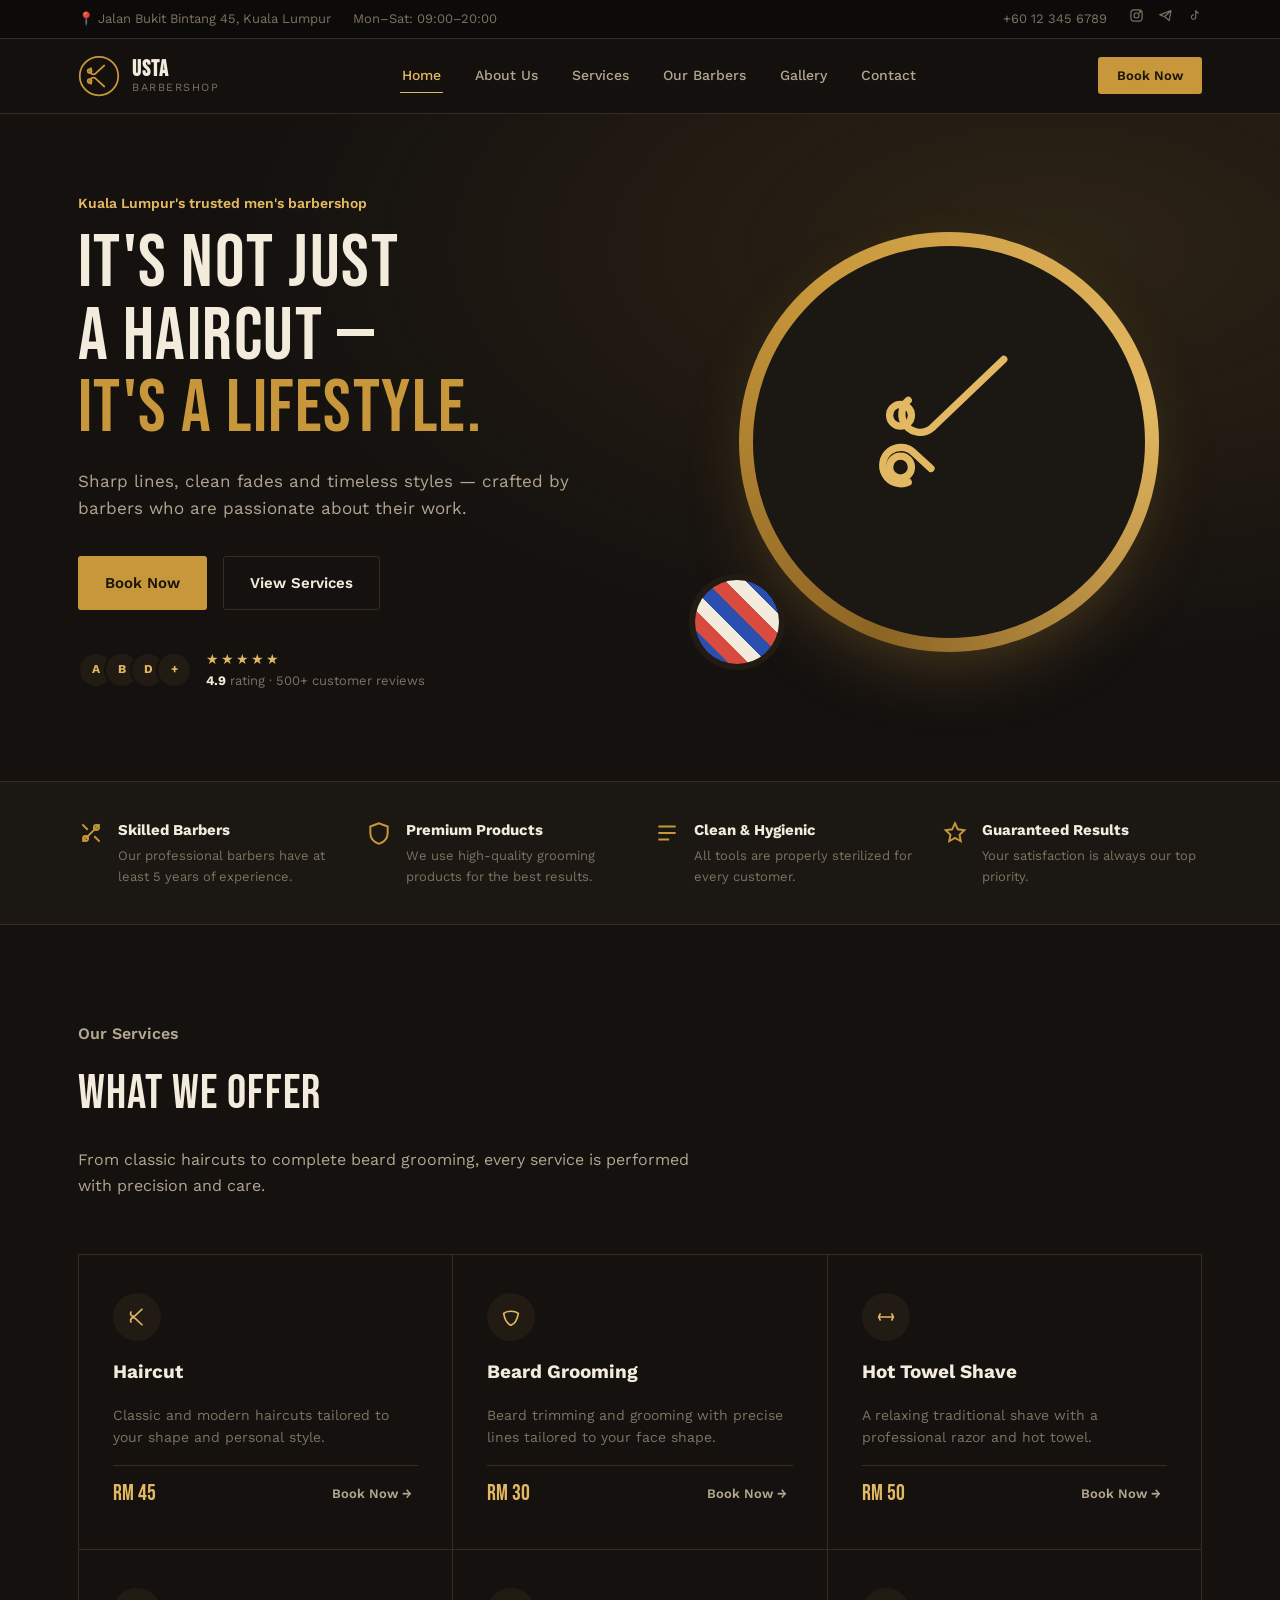
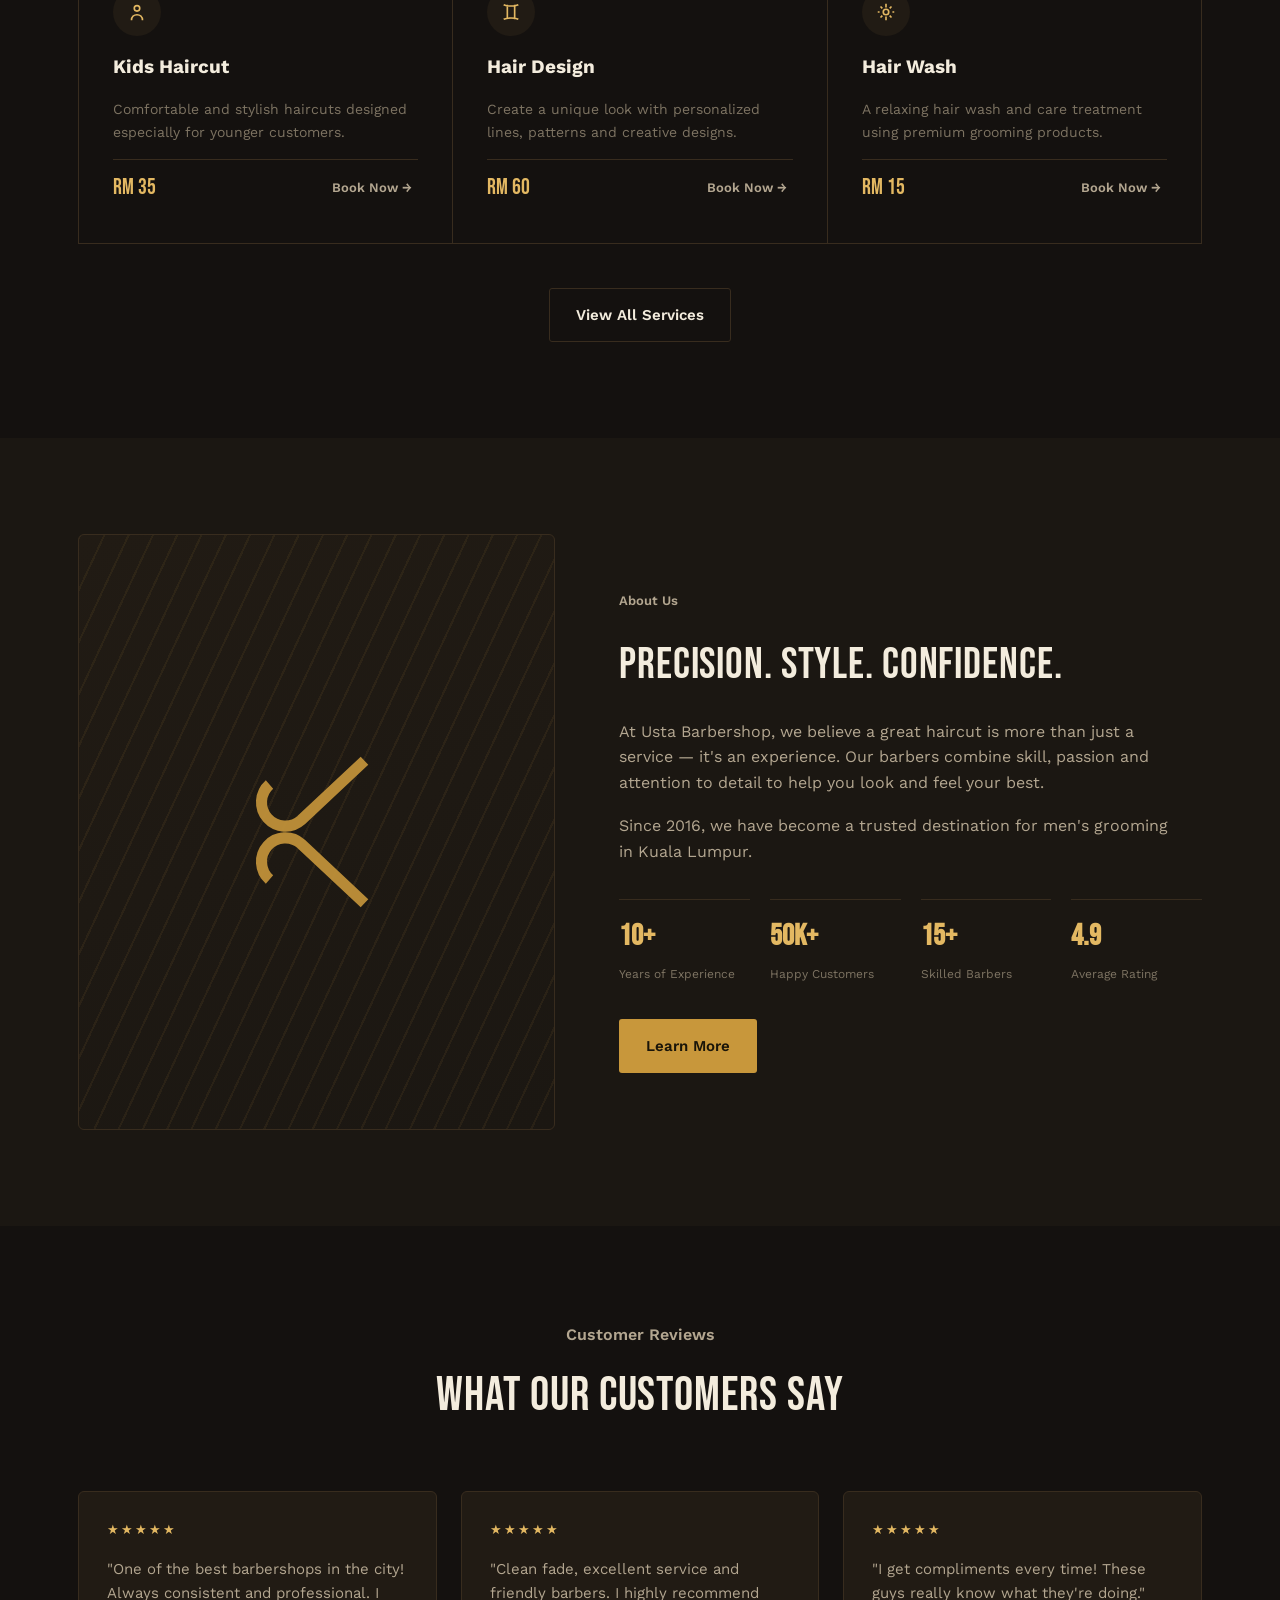
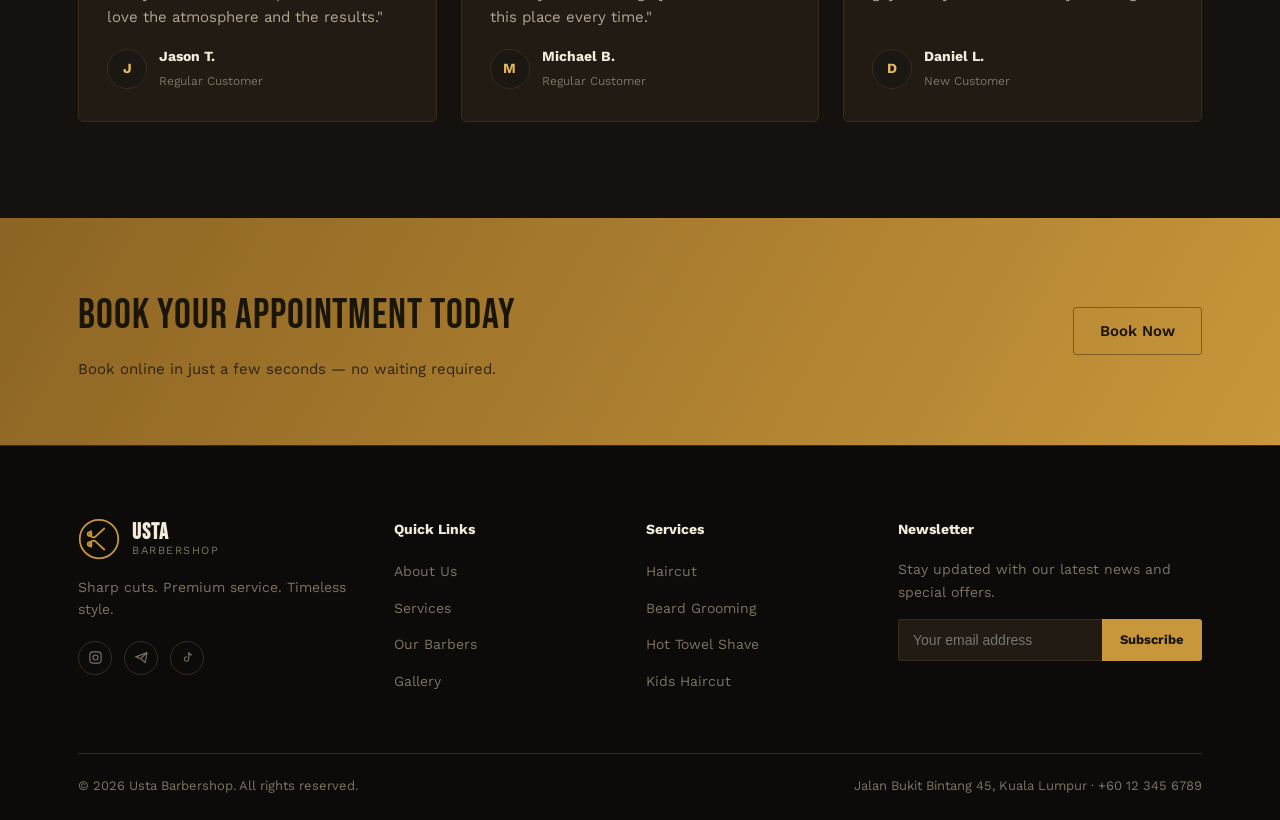
<file: barbershop/index.html>
<!DOCTYPE html>
<html lang="en">
<head>
<meta charset="UTF-8">
<meta name="viewport" content="width=device-width, initial-scale=1.0">
<title>Usta Barbershop — A Men’s Barbershop in Malaysia</title>
<meta name="description" content="Premium Barbershop — Expert Haircuts, Beard Grooming & Hot Towel Shaves. Experience professional grooming with skilled barbers, quality service, and a modern atmosphere. Book your appointment online and look your best every day.">
<link rel="stylesheet" href="style.css">
</head>

<body>

<div class="topbar">
  <div class="wrap">
    <div class="topbar-left">
      <span>📍 Jalan Bukit Bintang 45, Kuala Lumpur</span>
      <span>Mon–Sat: 09:00–20:00</span>
    </div>

    <div class="topbar-right">
      <a href="tel:+60123456789">+60 12 345 6789</a>

      <div class="topbar-icons">
        <a href="#" aria-label="Instagram">
          <svg viewBox="0 0 24 24" fill="none" stroke="currentColor" stroke-width="1.8">
            <rect x="3" y="3" width="18" height="18" rx="5"/>
            <circle cx="12" cy="12" r="4"/>
            <circle cx="17.5" cy="6.5" r="1"/>
          </svg>
        </a>

        <a href="#" aria-label="Telegram">
          <svg viewBox="0 0 24 24" fill="none" stroke="currentColor" stroke-width="1.8">
            <path d="M21 4 3 11l6 2.4M21 4l-3.2 16-7.8-6.6M21 4 9.8 14.4"/>
          </svg>
        </a>

        <a href="#" aria-label="TikTok">
          <svg viewBox="0 0 24 24" fill="none" stroke="currentColor" stroke-width="1.8">
            <path d="M14 4v10.5a3.5 3.5 0 1 1-3-3.46"/>
            <path d="M14 4c.6 2.3 2.3 4 5 4.2"/>
          </svg>
        </a>
      </div>
    </div>
  </div>
</div>


<header class="site-header">
  <div class="wrap">

    <a href="index.html" class="brand">
      <svg class="brand-mark" viewBox="0 0 48 48" fill="none" stroke="#c8973b" stroke-width="2">
        <circle cx="24" cy="24" r="22"/>
        <path d="M15 15a4 4 0 1 0 5.2 6.1L30 12m0 24-9.8-9.1A4 4 0 1 0 15 33" stroke-linecap="round"/>
        <circle cx="13.3" cy="18.3" r="2.2"/>
        <circle cx="13.3" cy="29.7" r="2.2"/>
      </svg>

      <span class="brand-name">
        <strong>USTA</strong>
        <span>BARBERSHOP</span>
      </span>
    </a>

    <nav class="main-nav">
      <a href="index.html">Home</a>
      <a href="about.html">About Us</a>
      <a href="services.html">Services</a>
      <a href="barbers.html">Our Barbers</a>
      <a href="gallery.html">Gallery</a>
      <a href="contact.html">Contact</a>
    </nav>

    <div class="header-cta">
      <button class="btn btn-gold btn-sm" data-open-booking>Book Now</button>

      <button class="nav-toggle" aria-label="Menu" aria-expanded="false">
        <svg viewBox="0 0 24 24" fill="none" stroke="currentColor" stroke-width="2">
          <path d="M3 6h18M3 12h18M3 18h18"/>
        </svg>
      </button>
    </div>

  </div>
</header>


<section class="hero">
  <div class="wrap">

    <div class="hero-copy">

      <p class="hero-eyebrow">
        Kuala Lumpur's trusted men's barbershop
      </p>

      <h1>
        It's not just<br>
        a haircut —<br>
        <em>it's a lifestyle.</em>
      </h1>

      <p class="lead">
        Sharp lines, clean fades and timeless styles — crafted by barbers who are passionate about their work.
      </p>

      <div class="hero-actions">
        <button class="btn btn-gold" data-open-booking>
          Book Now
        </button>

        <a href="services.html" class="btn btn-outline">
          View Services
        </a>
      </div>

      <div class="hero-proof">

        <div class="avatar-stack">
          <span>A</span>
          <span>B</span>
          <span>D</span>
          <span>+</span>
        </div>

        <div>
          <div class="stars">★★★★★</div>
          <p class="hero-proof-text">
            <strong>4.9</strong> rating · 500+ customer reviews
          </p>
        </div>

      </div>
    </div>


    <div class="hero-art">

      <div class="hero-badge">
        <svg viewBox="0 0 48 48" fill="none" stroke="currentColor" stroke-width="1.6">
          <path d="M15 15a4 4 0 1 0 5.2 6.1L36 6m-16 24-3.8-3.5A4 4 0 1 0 15 33" stroke-linecap="round"/>
          <circle cx="13.3" cy="18.3" r="2.4"/>
          <circle cx="13.3" cy="29.7" r="2.4"/>
        </svg>
      </div>

      <div class="hero-pole">
        <div class="hero-pole-stripes"></div>
      </div>

    </div>

  </div>
</section>


<div class="value-strip">
  <div class="wrap">

    <div class="value-item">
      <svg viewBox="0 0 24 24" fill="none" stroke="currentColor" stroke-width="1.8">
        <path d="M4 20 20 4M9 9 4 4M15 15l5 5"/>
        <circle cx="7" cy="17" r="2.3"/>
        <circle cx="17" cy="7" r="2.3"/>
      </svg>

      <div>
        <h4>Skilled Barbers</h4>
        <p>Our professional barbers have at least 5 years of experience.</p>
      </div>
    </div>


    <div class="value-item">
      <svg viewBox="0 0 24 24" fill="none" stroke="currentColor" stroke-width="1.8">
        <path d="M12 3 4 6v6c0 5 3.4 8.5 8 10 4.6-1.5 8-5 8-10V6z"/>
      </svg>

      <div>
        <h4>Premium Products</h4>
        <p>We use high-quality grooming products for the best results.</p>
      </div>
    </div>


    <div class="value-item">
      <svg viewBox="0 0 24 24" fill="none" stroke="currentColor" stroke-width="1.8">
        <path d="M4 6h16M4 12h16M4 18h10"/>
      </svg>

      <div>
        <h4>Clean & Hygienic</h4>
        <p>All tools are properly sterilized for every customer.</p>
      </div>
    </div>


    <div class="value-item">
      <svg viewBox="0 0 24 24" fill="none" stroke="currentColor" stroke-width="1.8">
        <path d="m12 3 2.6 5.6 6 .8-4.4 4.2 1.1 6-5.3-3-5.3 3 1.1-6-4.4-4.2 6-.8z"/>
      </svg>

      <div>
        <h4>Guaranteed Results</h4>
        <p>Your satisfaction is always our top priority.</p>
      </div>
    </div>

  </div>
</div>


<section class="section" id="services">
  <div class="wrap">

    <div class="section-head">
      <p class="kicker">Our Services</p>

      <h2>What We Offer</h2>

      <p>
        From classic haircuts to complete beard grooming, every service is performed with precision and care.
      </p>
    </div>


    <div class="service-grid">

      <article class="service-card">

        <div class="icon">
          <svg viewBox="0 0 24 24" fill="none" stroke="currentColor" stroke-width="1.8">
            <path d="M6 6a3 3 0 1 0 4 4.5L18 3M6 18a3 3 0 1 1 4-4.5L18 21"/>
          </svg>
        </div>

        <h3>Haircut</h3>

        <p>
          Classic and modern haircuts tailored to your shape and personal style.
        </p>

        <div class="service-foot">
          <span class="service-price">RM 45</span>
          <button data-open-booking data-service="Haircut">
            Book Now →
          </button>
        </div>

      </article>


      <article class="service-card">

        <div class="icon">
          <svg viewBox="0 0 24 24" fill="none" stroke="currentColor" stroke-width="1.8">
            <path d="M4 8c4-3 12-3 16 0-1 6-3 11-8 13-5-2-7-7-8-13Z"/>
          </svg>
        </div>

        <h3>Beard Grooming</h3>

        <p>
          Beard trimming and grooming with precise lines tailored to your face shape.
        </p>

        <div class="service-foot">
          <span class="service-price">RM 30</span>
          <button data-open-booking data-service="Beard Grooming">
            Book Now →
          </button>
        </div>

      </article>


      <article class="service-card">

        <div class="icon">
          <svg viewBox="0 0 24 24" fill="none" stroke="currentColor" stroke-width="1.8">
            <path d="M4 12h16M6 8l-2 4 2 4M18 8l2 4-2 4"/>
          </svg>
        </div>

        <h3>Hot Towel Shave</h3>

        <p>
          A relaxing traditional shave with a professional razor and hot towel.
        </p>

        <div class="service-foot">
          <span class="service-price">RM 50</span>
          <button data-open-booking data-service="Hot Towel Shave">
            Book Now →
          </button>
        </div>

      </article>


      <article class="service-card">

        <div class="icon">
          <svg viewBox="0 0 24 24" fill="none" stroke="currentColor" stroke-width="1.8">
            <circle cx="12" cy="8" r="3"/>
            <path d="M6 21c0-3.9 2.7-6 6-6s6 2.1 6 6"/>
          </svg>
        </div>

        <h3>Kids Haircut</h3>

        <p>
          Comfortable and stylish haircuts designed especially for younger customers.
        </p>

        <div class="service-foot">
          <span class="service-price">RM 35</span>
          <button data-open-booking data-service="Kids Haircut">
            Book Now →
          </button>
        </div>

      </article>


      <article class="service-card">

        <div class="icon">
          <svg viewBox="0 0 24 24" fill="none" stroke="currentColor" stroke-width="1.8">
            <path d="M4 4c4 2 12 2 16 0M4 20c4-2 12-2 16 0M8 4v16M16 4v16"/>
          </svg>
        </div>

        <h3>Hair Design</h3>

        <p>
          Create a unique look with personalized lines, patterns and creative designs.
        </p>

        <div class="service-foot">
          <span class="service-price">RM 60</span>
          <button data-open-booking data-service="Hair Design">
            Book Now →
          </button>
        </div>

      </article>


      <article class="service-card">

        <div class="icon">
          <svg viewBox="0 0 24 24" fill="none" stroke="currentColor" stroke-width="1.8">
            <path d="M12 3v4M12 17v4M5 12H3M21 12h-2M6 6l2 2M18 6l-2 2M6 18l2-2M18 18l-2-2"/>
            <circle cx="12" cy="12" r="3"/>
          </svg>
        </div>

        <h3>Hair Wash</h3>

        <p>
          A relaxing hair wash and care treatment using premium grooming products.
        </p>

        <div class="service-foot">
          <span class="service-price">RM 15</span>
          <button data-open-booking data-service="Hair Wash">
            Book Now →
          </button>
        </div>

      </article>

    </div>


    <div class="text-center" style="margin-top:44px;">
      <a href="services.html" class="btn btn-outline">
        View All Services
      </a>
    </div>

  </div>
</section>


<section class="section section-alt">

  <div class="wrap story">

    <div class="story-art">
      <svg viewBox="0 0 24 24" fill="none" stroke="currentColor" stroke-width="1.4">
        <path d="M6 6a3 3 0 1 0 4 4.5L18 3M6 18a3 3 0 1 1 4-4.5L18 21"/>
      </svg>
    </div>


    <div>

      <p class="kicker">About Us</p>

      <h2>Precision. Style. Confidence.</h2>

      <p>
        At Usta Barbershop, we believe a great haircut is more than just a service — it's an experience. Our barbers combine skill, passion and attention to detail to help you look and feel your best.
      </p>

      <p>
        Since 2016, we have become a trusted destination for men's grooming in Kuala Lumpur.
      </p>


      <div class="story-stats">

        <div>
          <strong>10+</strong>
          <span>Years of Experience</span>
        </div>

        <div>
          <strong>50K+</strong>
          <span>Happy Customers</span>
        </div>

        <div>
          <strong>15+</strong>
          <span>Skilled Barbers</span>
        </div>

        <div>
          <strong>4.9</strong>
          <span>Average Rating</span>
        </div>

      </div>


      <a href="about.html" class="btn btn-gold" style="margin-top:34px;">
        Learn More
      </a>

    </div>

  </div>

</section>


<section class="section" id="testimonials">

  <div class="wrap">

    <div class="section-head center">
      <p class="kicker">Customer Reviews</p>
      <h2>What Our Customers Say</h2>
    </div>


    <div class="testi-grid">

      <div class="testi-card">

        <div class="stars">★★★★★</div>

        <p>
          "One of the best barbershops in the city! Always consistent and professional. I love the atmosphere and the results."
        </p>

        <div class="testi-who">
          <div class="testi-avatar">J</div>

          <div>
            <strong>Jason T.</strong>
            <span>Regular Customer</span>
          </div>
        </div>

      </div>


      <div class="testi-card">

        <div class="stars">★★★★★</div>

        <p>
          "Clean fade, excellent service and friendly barbers. I highly recommend this place every time."
        </p>

        <div class="testi-who">
          <div class="testi-avatar">M</div>

          <div>
            <strong>Michael B.</strong>
            <span>Regular Customer</span>
          </div>
        </div>

      </div>


      <div class="testi-card">

        <div class="stars">★★★★★</div>

        <p>
          "I get compliments every time! These guys really know what they're doing."
        </p>

        <div class="testi-who">
          <div class="testi-avatar">D</div>

          <div>
            <strong>Daniel L.</strong>
            <span>New Customer</span>
          </div>
        </div>

      </div>

    </div>

  </div>

</section>


<div class="cta-band">

  <div class="wrap">

    <div>
      <h2>Book Your Appointment Today</h2>

      <p>
        Book online in just a few seconds — no waiting required.
      </p>
    </div>

    <button class="btn btn-outline" data-open-booking>
      Book Now
    </button>

  </div>

</div>


<footer class="site-footer">

  <div class="wrap">

    <div class="footer-grid">


      <div class="footer-brand">

        <a href="index.html" class="brand">

          <svg class="brand-mark" viewBox="0 0 48 48" fill="none" stroke="#c8973b" stroke-width="2">

            <circle cx="24" cy="24" r="22"/>

            <path d="M15 15a4 4 0 1 0 5.2 6.1L30 12m0 24-9.8-9.1A4 4 0 1 0 15 33" stroke-linecap="round"/>

            <circle cx="13.3" cy="18.3" r="2.2"/>
            <circle cx="13.3" cy="29.7" r="2.2"/>

          </svg>

          <span class="brand-name">
            <strong>USTA</strong>
            <span>BARBERSHOP</span>
          </span>

        </a>


        <p>
          Sharp cuts. Premium service. Timeless style.
        </p>


        <div class="footer-social">

          <a href="#" aria-label="Instagram">
            <svg viewBox="0 0 24 24" fill="none" stroke="currentColor" stroke-width="1.8">
              <rect x="3" y="3" width="18" height="18" rx="5"/>
              <circle cx="12" cy="12" r="4"/>
            </svg>
          </a>

          <a href="#" aria-label="Telegram">
            <svg viewBox="0 0 24 24" fill="none" stroke="currentColor" stroke-width="1.8">
              <path d="M21 4 3 11l6 2.4M21 4l-3.2 16-7.8-6.6M21 4 9.8 14.4"/>
            </svg>
          </a>

          <a href="#" aria-label="TikTok">
            <svg viewBox="0 0 24 24" fill="none" stroke="currentColor" stroke-width="1.8">
              <path d="M14 4v10.5a3.5 3.5 0 1 1-3-3.46"/>
              <path d="M14 4c.6 2.3 2.3 4 5 4.2"/>
            </svg>
          </a>

        </div>

      </div>


      <div class="footer-col">

        <h4>Quick Links</h4>

        <ul>
          <li><a href="about.html">About Us</a></li>
          <li><a href="services.html">Services</a></li>
          <li><a href="barbers.html">Our Barbers</a></li>
          <li><a href="gallery.html">Gallery</a></li>
        </ul>

      </div>


      <div class="footer-col">

        <h4>Services</h4>

        <ul>
          <li><a href="services.html">Haircut</a></li>
          <li><a href="services.html">Beard Grooming</a></li>
          <li><a href="services.html">Hot Towel Shave</a></li>
          <li><a href="services.html">Kids Haircut</a></li>
        </ul>

      </div>


      <div class="footer-col footer-form">

        <h4>Newsletter</h4>

        <p>
          Stay updated with our latest news and special offers.
        </p>

        <form>

          <input
            type="email"
            placeholder="Your email address"
            required
          >

          <button type="submit">
            Subscribe
          </button>

        </form>

      </div>

    </div>


    <div class="footer-bottom">

      <span>
        © <span class="footer-year">2026</span> Usta Barbershop. All rights reserved.
      </span>

      <span>
        Jalan Bukit Bintang 45, Kuala Lumpur · +60 12 345 6789
      </span>

    </div>

  </div>

</footer>


<div class="modal-overlay" id="booking-modal">

  <div class="modal-box">

    <button
      class="modal-close"
      data-close-booking
      aria-label="Close"
    >
      <svg viewBox="0 0 24 24" fill="none" stroke="currentColor" stroke-width="2">
        <path d="M6 6l12 12M18 6 6 18"/>
      </svg>
    </button>


    <h3>Book Your Appointment</h3>

    <p class="sub">
      Enter your details and we will confirm your appointment shortly.
    </p>


    <form id="booking-form" data-success-form>

      <div class="field">

        <label for="booking-name">
          Your Name
        </label>

        <input
          type="text"
          id="booking-name"
          placeholder="Full Name"
          required
        >

      </div>


      <div class="field">

        <label for="booking-phone">
          Phone Number
        </label>

        <input
          type="tel"
          id="booking-phone"
          placeholder="+60 12 345 6789"
          required
        >

      </div>


      <div class="field-row">

        <div class="field">

          <label for="booking-date">
            Date
          </label>

          <input
            type="date"
            id="booking-date"
            required
          >

        </div>


        <div class="field">

          <label for="booking-time">
            Time
          </label>

          <input
            type="time"
            id="booking-time"
            required
          >

        </div>

      </div>


      <div class="field">

        <label for="booking-service">
          Service
        </label>

        <select id="booking-service">

          <option>Haircut</option>

          <option>Beard Grooming</option>

          <option>Hot Towel Shave</option>

          <option>Kids Haircut</option>

          <option>Hair Design</option>

          <option>Hair Wash</option>

        </select>

      </div>


      <button type="submit" class="btn btn-gold btn-block">
        Submit Booking
      </button>

    </form>


    <div class="form-success">
      ✓ Thank you! Your booking request has been received. We will contact you shortly.
    </div>

  </div>

</div>


<script src="script.js"></script>

</body>
</html>
</file>
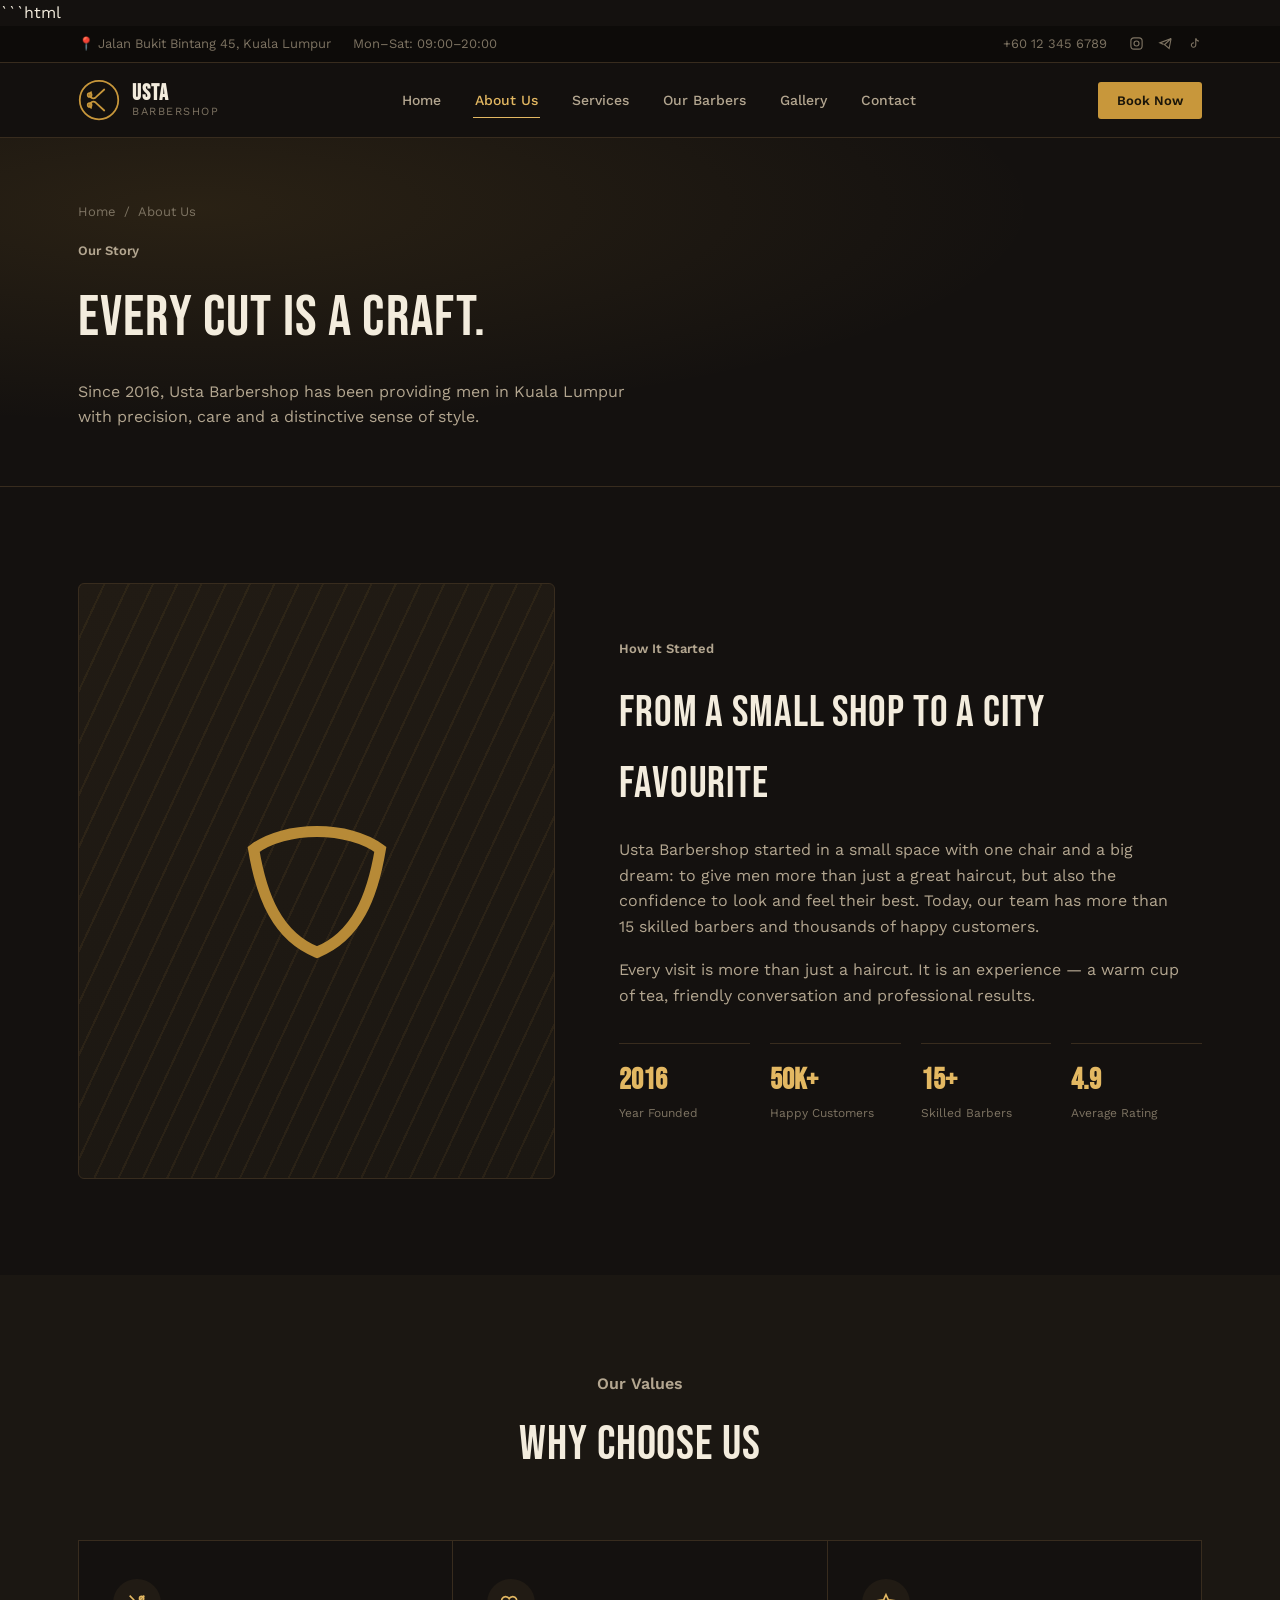
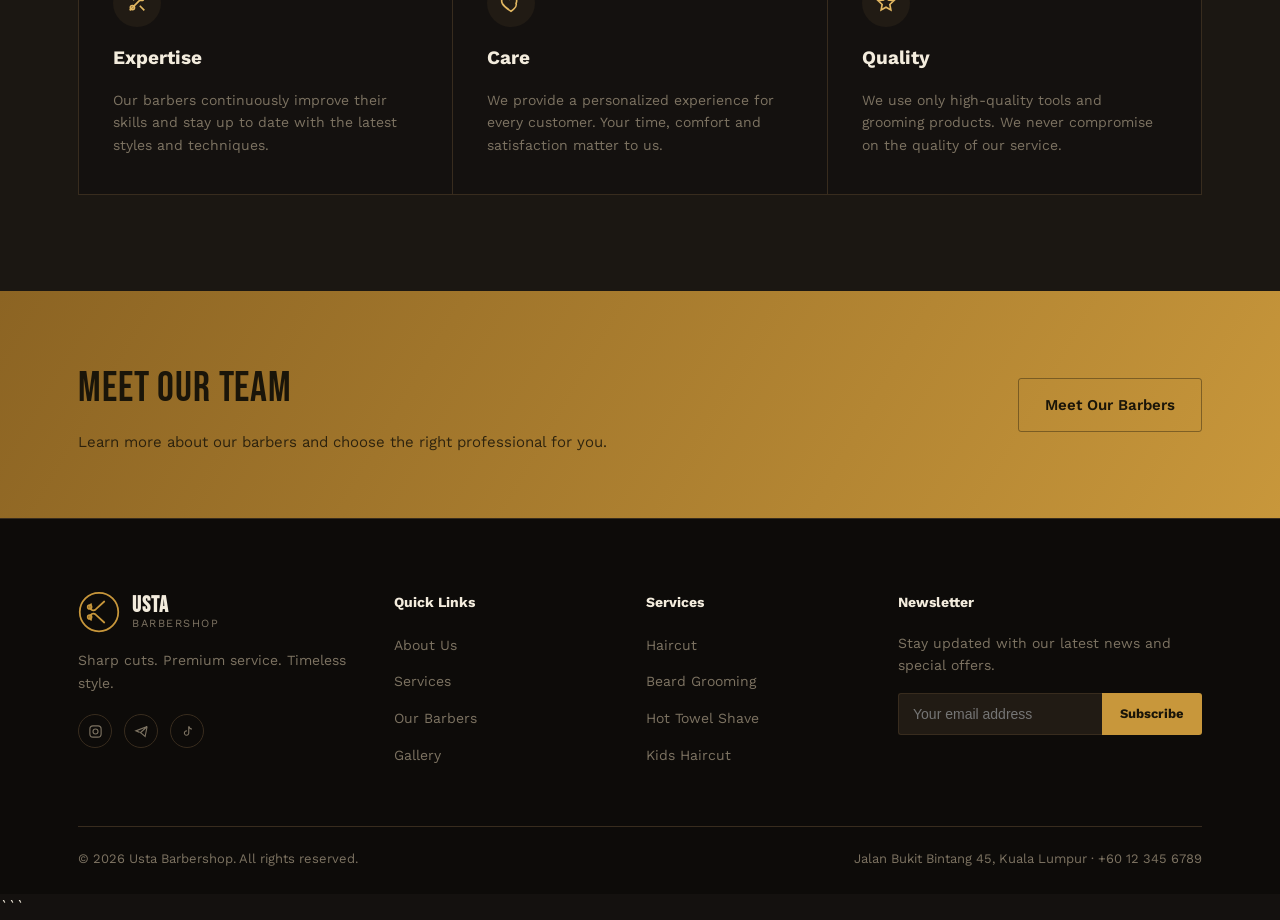
<file: barbershop/about.html>
```html
<!DOCTYPE html>
<html lang="en">
<head>
<meta charset="UTF-8">
<meta name="viewport" content="width=device-width, initial-scale=1.0">
<title>About Us — Usta Barbershop</title>
<link rel="stylesheet" href="style.css">
</head>
<body>

<div class="topbar">
  <div class="wrap">
    <div class="topbar-left">
      <span>📍 Jalan Bukit Bintang 45, Kuala Lumpur</span>
      <span>Mon–Sat: 09:00–20:00</span>
    </div>

    <div class="topbar-right">
      <a href="tel:+60123456789">+60 12 345 6789</a>

      <div class="topbar-icons">
        <a href="#" aria-label="Instagram">
          <svg viewBox="0 0 24 24" fill="none" stroke="currentColor" stroke-width="1.8">
            <rect x="3" y="3" width="18" height="18" rx="5"/>
            <circle cx="12" cy="12" r="4"/>
          </svg>
        </a>

        <a href="#" aria-label="Telegram">
          <svg viewBox="0 0 24 24" fill="none" stroke="currentColor" stroke-width="1.8">
            <path d="M21 4 3 11l6 2.4M21 4l-3.2 16-7.8-6.6M21 4 9.8 14.4"/>
          </svg>
        </a>

        <a href="#" aria-label="TikTok">
          <svg viewBox="0 0 24 24" fill="none" stroke="currentColor" stroke-width="1.8">
            <path d="M14 4v10.5a3.5 3.5 0 1 1-3-3.46"/>
            <path d="M14 4c.6 2.3 2.3 4 5 4.2"/>
          </svg>
        </a>
      </div>
    </div>
  </div>
</div>


<header class="site-header">
  <div class="wrap">

    <a href="index.html" class="brand">
      <svg class="brand-mark" viewBox="0 0 48 48" fill="none" stroke="#c8973b" stroke-width="2">
        <circle cx="24" cy="24" r="22"/>
        <path d="M15 15a4 4 0 1 0 5.2 6.1L30 12m0 24-9.8-9.1A4 4 0 1 0 15 33" stroke-linecap="round"/>
        <circle cx="13.3" cy="18.3" r="2.2"/>
        <circle cx="13.3" cy="29.7" r="2.2"/>
      </svg>

      <span class="brand-name">
        <strong>USTA</strong>
        <span>BARBERSHOP</span>
      </span>
    </a>

    <nav class="main-nav">
      <a href="index.html">Home</a>
      <a href="about.html">About Us</a>
      <a href="services.html">Services</a>
      <a href="barbers.html">Our Barbers</a>
      <a href="gallery.html">Gallery</a>
      <a href="contact.html">Contact</a>
    </nav>

    <div class="header-cta">
      <button class="btn btn-gold btn-sm" data-open-booking>
        Book Now
      </button>

      <button class="nav-toggle" aria-label="Menu" aria-expanded="false">
        <svg viewBox="0 0 24 24" fill="none" stroke="currentColor" stroke-width="2">
          <path d="M3 6h18M3 12h18M3 18h18"/>
        </svg>
      </button>
    </div>

  </div>
</header>


<section class="page-hero">
  <div class="wrap">

    <div class="breadcrumb">
      <a href="index.html">Home</a>
      <span>/</span>
      <span>About Us</span>
    </div>

    <p class="kicker">Our Story</p>

    <h1>Every Cut Is a Craft.</h1>

    <p>
      Since 2016, Usta Barbershop has been providing men in Kuala Lumpur
      with precision, care and a distinctive sense of style.
    </p>

  </div>
</section>


<section class="section">

  <div class="wrap story">

    <div class="story-art">
      <svg viewBox="0 0 24 24" fill="none" stroke="currentColor" stroke-width="1.4">
        <path d="M4 8c4-3 12-3 16 0-1 6-3 11-8 13-5-2-7-7-8-13Z"/>
      </svg>
    </div>

    <div>

      <p class="kicker">How It Started</p>

      <h2>From a Small Shop to a City Favourite</h2>

      <p>
        Usta Barbershop started in a small space with one chair and a big
        dream: to give men more than just a great haircut, but also the
        confidence to look and feel their best. Today, our team has more
        than 15 skilled barbers and thousands of happy customers.
      </p>

      <p>
        Every visit is more than just a haircut. It is an experience —
        a warm cup of tea, friendly conversation and professional results.
      </p>

      <div class="story-stats">

        <div>
          <strong>2016</strong>
          <span>Year Founded</span>
        </div>

        <div>
          <strong>50K+</strong>
          <span>Happy Customers</span>
        </div>

        <div>
          <strong>15+</strong>
          <span>Skilled Barbers</span>
        </div>

        <div>
          <strong>4.9</strong>
          <span>Average Rating</span>
        </div>

      </div>

    </div>

  </div>

</section>


<section class="section section-alt">

  <div class="wrap">

    <div class="section-head center">

      <p class="kicker">Our Values</p>

      <h2>Why Choose Us</h2>

    </div>


    <div class="service-grid">

      <article class="service-card">

        <div class="icon">
          <svg viewBox="0 0 24 24" fill="none" stroke="currentColor" stroke-width="1.8">
            <path d="M4 20 20 4M9 9 4 4M15 15l5 5"/>
            <circle cx="7" cy="17" r="2.3"/>
            <circle cx="17" cy="7" r="2.3"/>
          </svg>
        </div>

        <h3>Expertise</h3>

        <p>
          Our barbers continuously improve their skills and stay up to date
          with the latest styles and techniques.
        </p>

      </article>


      <article class="service-card">

        <div class="icon">
          <svg viewBox="0 0 24 24" fill="none" stroke="currentColor" stroke-width="1.8">
            <path d="M12 21s-7-4.35-9.5-8.5C.8 8.7 2.5 5 6 5c2 0 3.4 1.1 4 2.3C10.6 6.1 12 5 14 5c3.5 0 5.2 3.7 3.5 7.5C19 16.65 12 21 12 21Z"/>
          </svg>
        </div>

        <h3>Care</h3>

        <p>
          We provide a personalized experience for every customer.
          Your time, comfort and satisfaction matter to us.
        </p>

      </article>


      <article class="service-card">

        <div class="icon">
          <svg viewBox="0 0 24 24" fill="none" stroke="currentColor" stroke-width="1.8">
            <path d="m12 3 2.6 5.6 6 .8-4.4 4.2 1.1 6-5.3-3-5.3 3 1.1-6-4.4-4.2 6-.8z"/>
          </svg>
        </div>

        <h3>Quality</h3>

        <p>
          We use only high-quality tools and grooming products.
          We never compromise on the quality of our service.
        </p>

      </article>

    </div>

  </div>

</section>


<div class="cta-band">

  <div class="wrap">

    <div>

      <h2>Meet Our Team</h2>

      <p>
        Learn more about our barbers and choose the right professional for you.
      </p>

    </div>

    <a href="barbers.html" class="btn btn-outline">
      Meet Our Barbers
    </a>

  </div>

</div>


<footer class="site-footer">

  <div class="wrap">

    <div class="footer-grid">


      <div class="footer-brand">

        <a href="index.html" class="brand">

          <svg class="brand-mark" viewBox="0 0 48 48" fill="none" stroke="#c8973b" stroke-width="2">

            <circle cx="24" cy="24" r="22"/>

            <path d="M15 15a4 4 0 1 0 5.2 6.1L30 12m0 24-9.8-9.1A4 4 0 1 0 15 33" stroke-linecap="round"/>

            <circle cx="13.3" cy="18.3" r="2.2"/>
            <circle cx="13.3" cy="29.7" r="2.2"/>

          </svg>

          <span class="brand-name">
            <strong>USTA</strong>
            <span>BARBERSHOP</span>
          </span>

        </a>

        <p>
          Sharp cuts. Premium service. Timeless style.
        </p>

        <div class="footer-social">

          <a href="#" aria-label="Instagram">
            <svg viewBox="0 0 24 24" fill="none" stroke="currentColor" stroke-width="1.8">
              <rect x="3" y="3" width="18" height="18" rx="5"/>
              <circle cx="12" cy="12" r="4"/>
            </svg>
          </a>

          <a href="#" aria-label="Telegram">
            <svg viewBox="0 0 24 24" fill="none" stroke="currentColor" stroke-width="1.8">
              <path d="M21 4 3 11l6 2.4M21 4l-3.2 16-7.8-6.6M21 4 9.8 14.4"/>
            </svg>
          </a>

          <a href="#" aria-label="TikTok">
            <svg viewBox="0 0 24 24" fill="none" stroke="currentColor" stroke-width="1.8">
              <path d="M14 4v10.5a3.5 3.5 0 1 1-3-3.46"/>
              <path d="M14 4c.6 2.3 2.3 4 5 4.2"/>
            </svg>
          </a>

        </div>

      </div>


      <div class="footer-col">

        <h4>Quick Links</h4>

        <ul>
          <li><a href="about.html">About Us</a></li>
          <li><a href="services.html">Services</a></li>
          <li><a href="barbers.html">Our Barbers</a></li>
          <li><a href="gallery.html">Gallery</a></li>
        </ul>

      </div>


      <div class="footer-col">

        <h4>Services</h4>

        <ul>
          <li><a href="services.html">Haircut</a></li>
          <li><a href="services.html">Beard Grooming</a></li>
          <li><a href="services.html">Hot Towel Shave</a></li>
          <li><a href="services.html">Kids Haircut</a></li>
        </ul>

      </div>


      <div class="footer-col footer-form">

        <h4>Newsletter</h4>

        <p>
          Stay updated with our latest news and special offers.
        </p>

        <form>

          <input
            type="email"
            placeholder="Your email address"
            required
          >

          <button type="submit">
            Subscribe
          </button>

        </form>

      </div>

    </div>


    <div class="footer-bottom">

      <span>
        © <span class="footer-year">2026</span>
        Usta Barbershop. All rights reserved.
      </span>

      <span>
        Jalan Bukit Bintang 45, Kuala Lumpur · +60 12 345 6789
      </span>

    </div>

  </div>

</footer>


<div class="modal-overlay" id="booking-modal">

  <div class="modal-box">

    <button
      class="modal-close"
      data-close-booking
      aria-label="Close"
    >
      <svg viewBox="0 0 24 24" fill="none" stroke="currentColor" stroke-width="2">
        <path d="M6 6l12 12M18 6 6 18"/>
      </svg>
    </button>

    <h3>Book Your Appointment</h3>

    <p class="sub">
      Enter your details and we will confirm your appointment shortly.
    </p>

    <form id="booking-form" data-success-form>

      <div class="field">

        <label for="booking-name">
          Your Name
        </label>

        <input
          type="text"
          id="booking-name"
          placeholder="Full Name"
          required
        >

      </div>


      <div class="field">

        <label for="booking-phone">
          Phone Number
        </label>

        <input
          type="tel"
          id="booking-phone"
          placeholder="+60 12 345 6789"
          required
        >

      </div>


      <div class="field-row">

        <div class="field">

          <label for="booking-date">
            Date
          </label>

          <input
            type="date"
            id="booking-date"
            required
          >

        </div>


        <div class="field">

          <label for="booking-time">
            Time
          </label>

          <input
            type="time"
            id="booking-time"
            required
          >

        </div>

      </div>


      <div class="field">

        <label for="booking-service">
          Service
        </label>

        <select id="booking-service">

          <option>Haircut</option>
          <option>Beard Grooming</option>
          <option>Hot Towel Shave</option>
          <option>Kids Haircut</option>
          <option>Hair Design</option>
          <option>Hair Wash</option>

        </select>

      </div>


      <button type="submit" class="btn btn-gold btn-block">
        Submit Booking
      </button>

    </form>


    <div class="form-success">
      ✓ Thank you! Your booking request has been received.
      We will contact you shortly.
    </div>

  </div>

</div>


<script src="script.js"></script>

</body>
</html>
```
</file>
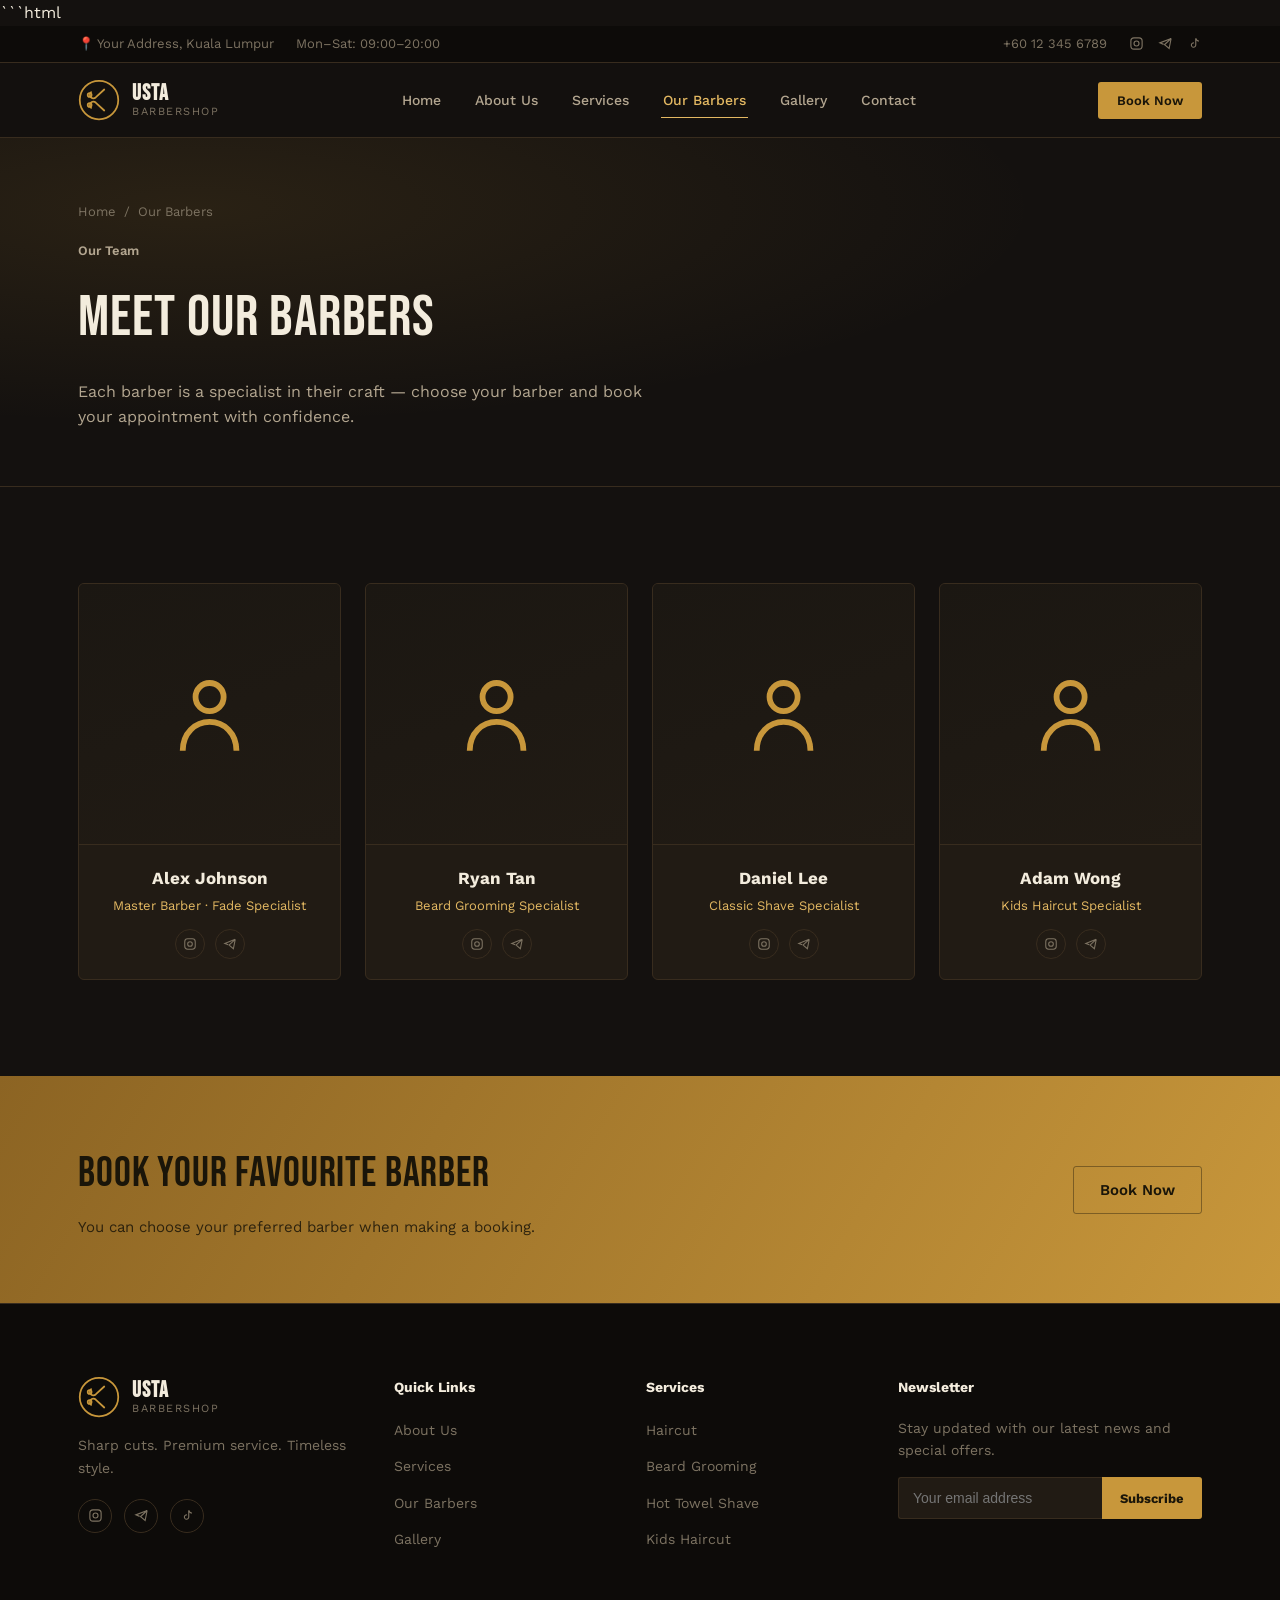
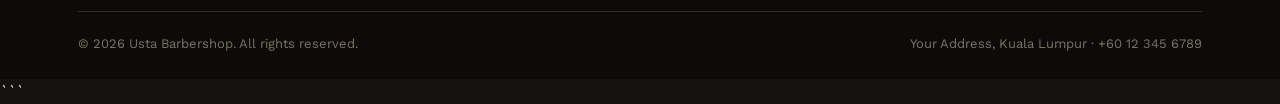
<file: barbershop/barbers.html>
```html
<!DOCTYPE html>
<html lang="en">
<head>
<meta charset="UTF-8">
<meta name="viewport" content="width=device-width, initial-scale=1.0">
<title>Our Barbers — Usta Barbershop</title>
<link rel="stylesheet" href="style.css">
</head>
<body>

<div class="topbar">
  <div class="wrap">
    <div class="topbar-left">
      <span>📍 Your Address, Kuala Lumpur</span>
      <span>Mon–Sat: 09:00–20:00</span>
    </div>
    <div class="topbar-right">
      <a href="tel:+60123456789">+60 12 345 6789</a>
      <div class="topbar-icons">
        <a href="#" aria-label="Instagram"><svg viewBox="0 0 24 24" fill="none" stroke="currentColor" stroke-width="1.8"><rect x="3" y="3" width="18" height="18" rx="5"/><circle cx="12" cy="12" r="4"/></svg></a>
        <a href="#" aria-label="Telegram"><svg viewBox="0 0 24 24" fill="none" stroke="currentColor" stroke-width="1.8"><path d="M21 4 3 11l6 2.4M21 4l-3.2 16-7.8-6.6M21 4 9.8 14.4"/></svg></a>
        <a href="#" aria-label="TikTok"><svg viewBox="0 0 24 24" fill="none" stroke="currentColor" stroke-width="1.8"><path d="M14 4v10.5a3.5 3.5 0 1 1-3-3.46"/><path d="M14 4c.6 2.3 2.3 4 5 4.2"/></svg></a>
      </div>
    </div>
  </div>
</div>

<header class="site-header">
  <div class="wrap">
    <a href="index.html" class="brand">
      <svg class="brand-mark" viewBox="0 0 48 48" fill="none" stroke="#c8973b" stroke-width="2">
        <circle cx="24" cy="24" r="22"/>
        <path d="M15 15a4 4 0 1 0 5.2 6.1L30 12m0 24-9.8-9.1A4 4 0 1 0 15 33" stroke-linecap="round"/>
        <circle cx="13.3" cy="18.3" r="2.2"/>
        <circle cx="13.3" cy="29.7" r="2.2"/>
      </svg>
      <span class="brand-name"><strong>USTA</strong><span>BARBERSHOP</span></span>
    </a>

    <nav class="main-nav">
      <a href="index.html">Home</a>
      <a href="about.html">About Us</a>
      <a href="services.html">Services</a>
      <a href="barbers.html">Our Barbers</a>
      <a href="gallery.html">Gallery</a>
      <a href="contact.html">Contact</a>
    </nav>

    <div class="header-cta">
      <button class="btn btn-gold btn-sm" data-open-booking>Book Now</button>
      <button class="nav-toggle" aria-label="Menu" aria-expanded="false">
        <svg viewBox="0 0 24 24" fill="none" stroke="currentColor" stroke-width="2">
          <path d="M3 6h18M3 12h18M3 18h18"/>
        </svg>
      </button>
    </div>
  </div>
</header>

<section class="page-hero">
  <div class="wrap">
    <div class="breadcrumb">
      <a href="index.html">Home</a>
      <span>/</span>
      <span>Our Barbers</span>
    </div>

    <p class="kicker">Our Team</p>

    <h1>Meet Our Barbers</h1>

    <p>
      Each barber is a specialist in their craft — choose your barber
      and book your appointment with confidence.
    </p>
  </div>
</section>

<section class="section">
  <div class="wrap">
    <div class="barber-grid">

      <article class="barber-card">
        <div class="barber-photo">
          <svg viewBox="0 0 24 24" fill="none" stroke="currentColor" stroke-width="1.4">
            <circle cx="12" cy="8" r="3.4"/>
            <path d="M5.5 21c0-4.3 3-7 6.5-7s6.5 2.7 6.5 7"/>
          </svg>
        </div>

        <div class="info">
          <h3>Alex Johnson</h3>
          <p class="role">Master Barber · Fade Specialist</p>

          <div class="social">
            <a href="#" aria-label="Instagram">
              <svg viewBox="0 0 24 24" fill="none" stroke="currentColor" stroke-width="1.8">
                <rect x="3" y="3" width="18" height="18" rx="5"/>
                <circle cx="12" cy="12" r="4"/>
              </svg>
            </a>

            <a href="#" aria-label="Telegram">
              <svg viewBox="0 0 24 24" fill="none" stroke="currentColor" stroke-width="1.8">
                <path d="M21 4 3 11l6 2.4M21 4l-3.2 16-7.8-6.6M21 4 9.8 14.4"/>
              </svg>
            </a>
          </div>
        </div>
      </article>

      <article class="barber-card">
        <div class="barber-photo">
          <svg viewBox="0 0 24 24" fill="none" stroke="currentColor" stroke-width="1.4">
            <circle cx="12" cy="8" r="3.4"/>
            <path d="M5.5 21c0-4.3 3-7 6.5-7s6.5 2.7 6.5 7"/>
          </svg>
        </div>

        <div class="info">
          <h3>Ryan Tan</h3>
          <p class="role">Beard Grooming Specialist</p>

          <div class="social">
            <a href="#" aria-label="Instagram">
              <svg viewBox="0 0 24 24" fill="none" stroke="currentColor" stroke-width="1.8">
                <rect x="3" y="3" width="18" height="18" rx="5"/>
                <circle cx="12" cy="12" r="4"/>
              </svg>
            </a>

            <a href="#" aria-label="Telegram">
              <svg viewBox="0 0 24 24" fill="none" stroke="currentColor" stroke-width="1.8">
                <path d="M21 4 3 11l6 2.4M21 4l-3.2 16-7.8-6.6M21 4 9.8 14.4"/>
              </svg>
            </a>
          </div>
        </div>
      </article>

      <article class="barber-card">
        <div class="barber-photo">
          <svg viewBox="0 0 24 24" fill="none" stroke="currentColor" stroke-width="1.4">
            <circle cx="12" cy="8" r="3.4"/>
            <path d="M5.5 21c0-4.3 3-7 6.5-7s6.5 2.7 6.5 7"/>
          </svg>
        </div>

        <div class="info">
          <h3>Daniel Lee</h3>
          <p class="role">Classic Shave Specialist</p>

          <div class="social">
            <a href="#" aria-label="Instagram">
              <svg viewBox="0 0 24 24" fill="none" stroke="currentColor" stroke-width="1.8">
                <rect x="3" y="3" width="18" height="18" rx="5"/>
                <circle cx="12" cy="12" r="4"/>
              </svg>
            </a>

            <a href="#" aria-label="Telegram">
              <svg viewBox="0 0 24 24" fill="none" stroke="currentColor" stroke-width="1.8">
                <path d="M21 4 3 11l6 2.4M21 4l-3.2 16-7.8-6.6M21 4 9.8 14.4"/>
              </svg>
            </a>
          </div>
        </div>
      </article>

      <article class="barber-card">
        <div class="barber-photo">
          <svg viewBox="0 0 24 24" fill="none" stroke="currentColor" stroke-width="1.4">
            <circle cx="12" cy="8" r="3.4"/>
            <path d="M5.5 21c0-4.3 3-7 6.5-7s6.5 2.7 6.5 7"/>
          </svg>
        </div>

        <div class="info">
          <h3>Adam Wong</h3>
          <p class="role">Kids Haircut Specialist</p>

          <div class="social">
            <a href="#" aria-label="Instagram">
              <svg viewBox="0 0 24 24" fill="none" stroke="currentColor" stroke-width="1.8">
                <rect x="3" y="3" width="18" height="18" rx="5"/>
                <circle cx="12" cy="12" r="4"/>
              </svg>
            </a>

            <a href="#" aria-label="Telegram">
              <svg viewBox="0 0 24 24" fill="none" stroke="currentColor" stroke-width="1.8">
                <path d="M21 4 3 11l6 2.4M21 4l-3.2 16-7.8-6.6M21 4 9.8 14.4"/>
              </svg>
            </a>
          </div>
        </div>
      </article>

    </div>
  </div>
</section>

<div class="cta-band">
  <div class="wrap">
    <div>
      <h2>Book Your Favourite Barber</h2>
      <p>You can choose your preferred barber when making a booking.</p>
    </div>

    <button class="btn btn-outline" data-open-booking>Book Now</button>
  </div>
</div>

<footer class="site-footer">
  <div class="wrap">
    <div class="footer-grid">

      <div class="footer-brand">
        <a href="index.html" class="brand">
          <svg class="brand-mark" viewBox="0 0 48 48" fill="none" stroke="#c8973b" stroke-width="2">
            <circle cx="24" cy="24" r="22"/>
            <path d="M15 15a4 4 0 1 0 5.2 6.1L30 12m0 24-9.8-9.1A4 4 0 1 0 15 33" stroke-linecap="round"/>
            <circle cx="13.3" cy="18.3" r="2.2"/>
            <circle cx="13.3" cy="29.7" r="2.2"/>
          </svg>

          <span class="brand-name">
            <strong>USTA</strong>
            <span>BARBERSHOP</span>
          </span>
        </a>

        <p>Sharp cuts. Premium service. Timeless style.</p>

        <div class="footer-social">
          <a href="#" aria-label="Instagram">
            <svg viewBox="0 0 24 24" fill="none" stroke="currentColor" stroke-width="1.8">
              <rect x="3" y="3" width="18" height="18" rx="5"/>
              <circle cx="12" cy="12" r="4"/>
            </svg>
          </a>

          <a href="#" aria-label="Telegram">
            <svg viewBox="0 0 24 24" fill="none" stroke="currentColor" stroke-width="1.8">
              <path d="M21 4 3 11l6 2.4M21 4l-3.2 16-7.8-6.6M21 4 9.8 14.4"/>
            </svg>
          </a>

          <a href="#" aria-label="TikTok">
            <svg viewBox="0 0 24 24" fill="none" stroke="currentColor" stroke-width="1.8">
              <path d="M14 4v10.5a3.5 3.5 0 1 1-3-3.46"/>
              <path d="M14 4c.6 2.3 2.3 4 5 4.2"/>
            </svg>
          </a>
        </div>
      </div>

      <div class="footer-col">
        <h4>Quick Links</h4>
        <ul>
          <li><a href="about.html">About Us</a></li>
          <li><a href="services.html">Services</a></li>
          <li><a href="barbers.html">Our Barbers</a></li>
          <li><a href="gallery.html">Gallery</a></li>
        </ul>
      </div>

      <div class="footer-col">
        <h4>Services</h4>
        <ul>
          <li><a href="services.html">Haircut</a></li>
          <li><a href="services.html">Beard Grooming</a></li>
          <li><a href="services.html">Hot Towel Shave</a></li>
          <li><a href="services.html">Kids Haircut</a></li>
        </ul>
      </div>

      <div class="footer-col footer-form">
        <h4>Newsletter</h4>
        <p>Stay updated with our latest news and special offers.</p>

        <form>
          <input type="email" placeholder="Your email address" required>
          <button type="submit">Subscribe</button>
        </form>
      </div>

    </div>

    <div class="footer-bottom">
      <span>
        © <span class="footer-year">2026</span> Usta Barbershop. All rights reserved.
      </span>

      <span>
        Your Address, Kuala Lumpur · +60 12 345 6789
      </span>
    </div>
  </div>
</footer>

<div class="modal-overlay" id="booking-modal">
  <div class="modal-box">

    <button class="modal-close" data-close-booking aria-label="Close">
      <svg viewBox="0 0 24 24" fill="none" stroke="currentColor" stroke-width="2">
        <path d="M6 6l12 12M18 6 6 18"/>
      </svg>
    </button>

    <h3>Book an Appointment</h3>

    <p class="sub">
      Enter your details and we will confirm your appointment shortly.
    </p>

    <form id="booking-form" data-success-form>

      <div class="field">
        <label for="booking-name">Your Name</label>
        <input
          type="text"
          id="booking-name"
          placeholder="First Name Last Name"
          required
        >
      </div>

      <div class="field">
        <label for="booking-phone">Phone Number</label>
        <input
          type="tel"
          id="booking-phone"
          placeholder="+60 12 345 6789"
          required
        >
      </div>

      <div class="field-row">

        <div class="field">
          <label for="booking-date">Date</label>
          <input type="date" id="booking-date" required>
        </div>

        <div class="field">
          <label for="booking-time">Time</label>
          <input type="time" id="booking-time" required>
        </div>

      </div>

      <div class="field">
        <label for="booking-service">Barber</label>

        <select id="booking-service">
          <option>Alex Johnson</option>
          <option>Ryan Tan</option>
          <option>Daniel Lee</option>
          <option>Adam Wong</option>
          <option>Any Barber</option>
        </select>
      </div>

      <button type="submit" class="btn btn-gold btn-block">
        Submit Booking
      </button>

    </form>

    <div class="form-success">
      ✓ Thank you! Your request has been received. We will contact you shortly.
    </div>

  </div>
</div>

<script src="script.js"></script>
</body>
</html>
```
</file>
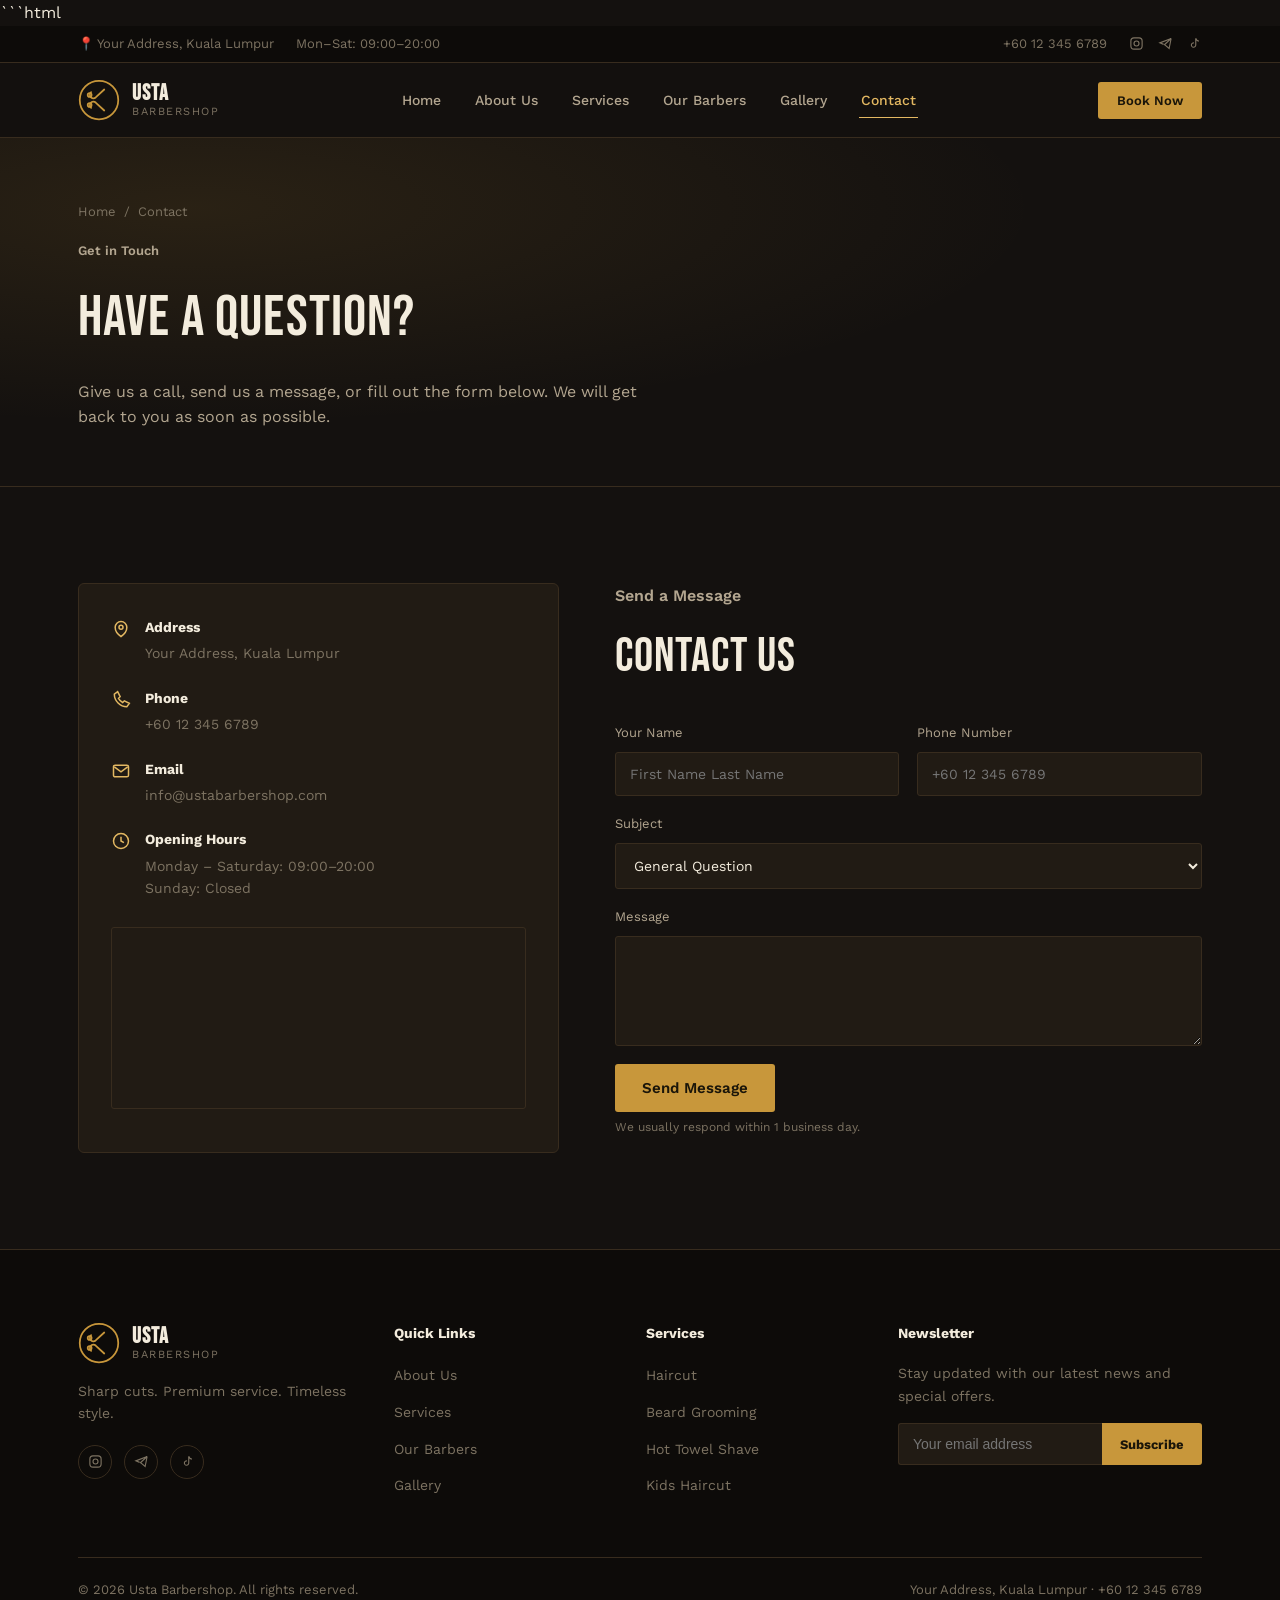
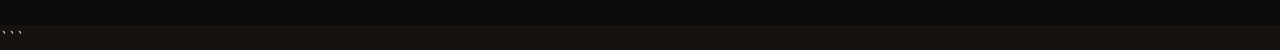
<file: barbershop/contact.html>
```html
<!DOCTYPE html>
<html lang="en">
<head>
<meta charset="UTF-8">
<meta name="viewport" content="width=device-width, initial-scale=1.0">
<title>Contact — Usta Barbershop</title>
<link rel="stylesheet" href="style.css">
</head>
<body>

<div class="topbar">
  <div class="wrap">
    <div class="topbar-left">
      <span>📍 Your Address, Kuala Lumpur</span>
      <span>Mon–Sat: 09:00–20:00</span>
    </div>

    <div class="topbar-right">
      <a href="tel:+60123456789">+60 12 345 6789</a>

      <div class="topbar-icons">
        <a href="#" aria-label="Instagram">
          <svg viewBox="0 0 24 24" fill="none" stroke="currentColor" stroke-width="1.8">
            <rect x="3" y="3" width="18" height="18" rx="5"/>
            <circle cx="12" cy="12" r="4"/>
          </svg>
        </a>

        <a href="#" aria-label="Telegram">
          <svg viewBox="0 0 24 24" fill="none" stroke="currentColor" stroke-width="1.8">
            <path d="M21 4 3 11l6 2.4M21 4l-3.2 16-7.8-6.6M21 4 9.8 14.4"/>
          </svg>
        </a>

        <a href="#" aria-label="TikTok">
          <svg viewBox="0 0 24 24" fill="none" stroke="currentColor" stroke-width="1.8">
            <path d="M14 4v10.5a3.5 3.5 0 1 1-3-3.46"/>
            <path d="M14 4c.6 2.3 2.3 4 5 4.2"/>
          </svg>
        </a>
      </div>
    </div>
  </div>
</div>

<header class="site-header">
  <div class="wrap">

    <a href="index.html" class="brand">
      <svg class="brand-mark" viewBox="0 0 48 48" fill="none" stroke="#c8973b" stroke-width="2">
        <circle cx="24" cy="24" r="22"/>
        <path d="M15 15a4 4 0 1 0 5.2 6.1L30 12m0 24-9.8-9.1A4 4 0 1 0 15 33" stroke-linecap="round"/>
        <circle cx="13.3" cy="18.3" r="2.2"/>
        <circle cx="13.3" cy="29.7" r="2.2"/>
      </svg>

      <span class="brand-name">
        <strong>USTA</strong>
        <span>BARBERSHOP</span>
      </span>
    </a>

    <nav class="main-nav">
      <a href="index.html">Home</a>
      <a href="about.html">About Us</a>
      <a href="services.html">Services</a>
      <a href="barbers.html">Our Barbers</a>
      <a href="gallery.html">Gallery</a>
      <a href="contact.html">Contact</a>
    </nav>

    <div class="header-cta">
      <button class="btn btn-gold btn-sm" data-open-booking>Book Now</button>

      <button class="nav-toggle" aria-label="Menu" aria-expanded="false">
        <svg viewBox="0 0 24 24" fill="none" stroke="currentColor" stroke-width="2">
          <path d="M3 6h18M3 12h18M3 18h18"/>
        </svg>
      </button>
    </div>

  </div>
</header>

<section class="page-hero">
  <div class="wrap">

    <div class="breadcrumb">
      <a href="index.html">Home</a>
      <span>/</span>
      <span>Contact</span>
    </div>

    <p class="kicker">Get in Touch</p>

    <h1>Have a Question?</h1>

    <p>
      Give us a call, send us a message, or fill out the form below.
      We will get back to you as soon as possible.
    </p>

  </div>
</section>

<section class="section">
  <div class="wrap contact-grid">

    <div class="contact-info-card">

      <div class="row">
        <svg viewBox="0 0 24 24" fill="none" stroke="currentColor" stroke-width="1.8">
          <path d="M12 21s-7-4.5-7-11a7 7 0 1 1 14 0c0 6.5-7 11-7 11Z"/>
          <circle cx="12" cy="10" r="2.4"/>
        </svg>

        <div>
          <h4>Address</h4>
          <p>Your Address, Kuala Lumpur</p>
        </div>
      </div>

      <div class="row">
        <svg viewBox="0 0 24 24" fill="none" stroke="currentColor" stroke-width="1.8">
          <path d="M4 5c0 8 7 15 15 15l3-4-6-3-2 2a12 12 0 0 1-5-5l2-2-3-6Z"/>
        </svg>

        <div>
          <h4>Phone</h4>
          <p>+60 12 345 6789</p>
        </div>
      </div>

      <div class="row">
        <svg viewBox="0 0 24 24" fill="none" stroke="currentColor" stroke-width="1.8">
          <rect x="3" y="5" width="18" height="14" rx="2"/>
          <path d="m4 7 8 6 8-6"/>
        </svg>

        <div>
          <h4>Email</h4>
          <p>info@ustabarbershop.com</p>
        </div>
      </div>

      <div class="row">
        <svg viewBox="0 0 24 24" fill="none" stroke="currentColor" stroke-width="1.8">
          <circle cx="12" cy="12" r="9"/>
          <path d="M12 7v5l3.5 2"/>
        </svg>

        <div>
          <h4>Opening Hours</h4>
          <p>
            Monday – Saturday: 09:00–20:00<br>
            Sunday: Closed
          </p>
        </div>
      </div>

      <div class="map-box">
        <iframe
          title="Map"
          src="https://www.google.com/maps?q=Kuala+Lumpur&output=embed"
          loading="lazy">
        </iframe>
      </div>

    </div>

    <div>

      <div class="section-head" style="margin-bottom:28px;">
        <p class="kicker">Send a Message</p>
        <h2>Contact Us</h2>
      </div>

      <form id="contact-form" data-success-form>

        <div class="field-row">

          <div class="field">
            <label for="c-name">Your Name</label>
            <input
              type="text"
              id="c-name"
              placeholder="First Name Last Name"
              required
            >
          </div>

          <div class="field">
            <label for="c-phone">Phone Number</label>
            <input
              type="tel"
              id="c-phone"
              placeholder="+60 12 345 6789"
              required
            >
          </div>

        </div>

        <div class="field">
          <label for="c-subject">Subject</label>

          <select id="c-subject">
            <option>General Question</option>
            <option>Appointment Inquiry</option>
            <option>Service Feedback</option>
            <option>Business Partnership</option>
          </select>
        </div>

        <div class="field">
          <label for="c-message">Message</label>

          <textarea
            id="c-message"
            placeholder="Write your message here..."
            required>
          </textarea>
        </div>

        <button type="submit" class="btn btn-gold">
          Send Message
        </button>

        <p class="form-note">
          We usually respond within 1 business day.
        </p>

      </form>

      <div class="form-success">
        ✓ Your message has been sent! We will contact you shortly.
      </div>

    </div>

  </div>
</section>

<footer class="site-footer">
  <div class="wrap">

    <div class="footer-grid">

      <div class="footer-brand">

        <a href="index.html" class="brand">
          <svg class="brand-mark" viewBox="0 0 48 48" fill="none" stroke="#c8973b" stroke-width="2">
            <circle cx="24" cy="24" r="22"/>
            <path d="M15 15a4 4 0 1 0 5.2 6.1L30 12m0 24-9.8-9.1A4 4 0 1 0 15 33" stroke-linecap="round"/>
            <circle cx="13.3" cy="18.3" r="2.2"/>
            <circle cx="13.3" cy="29.7" r="2.2"/>
          </svg>

          <span class="brand-name">
            <strong>USTA</strong>
            <span>BARBERSHOP</span>
          </span>
        </a>

        <p>Sharp cuts. Premium service. Timeless style.</p>

        <div class="footer-social">

          <a href="#" aria-label="Instagram">
            <svg viewBox="0 0 24 24" fill="none" stroke="currentColor" stroke-width="1.8">
              <rect x="3" y="3" width="18" height="18" rx="5"/>
              <circle cx="12" cy="12" r="4"/>
            </svg>
          </a>

          <a href="#" aria-label="Telegram">
            <svg viewBox="0 0 24 24" fill="none" stroke="currentColor" stroke-width="1.8">
              <path d="M21 4 3 11l6 2.4M21 4l-3.2 16-7.8-6.6M21 4 9.8 14.4"/>
            </svg>
          </a>

          <a href="#" aria-label="TikTok">
            <svg viewBox="0 0 24 24" fill="none" stroke="currentColor" stroke-width="1.8">
              <path d="M14 4v10.5a3.5 3.5 0 1 1-3-3.46"/>
              <path d="M14 4c.6 2.3 2.3 4 5 4.2"/>
            </svg>
          </a>

        </div>
      </div>

      <div class="footer-col">
        <h4>Quick Links</h4>

        <ul>
          <li><a href="about.html">About Us</a></li>
          <li><a href="services.html">Services</a></li>
          <li><a href="barbers.html">Our Barbers</a></li>
          <li><a href="gallery.html">Gallery</a></li>
        </ul>
      </div>

      <div class="footer-col">
        <h4>Services</h4>

        <ul>
          <li><a href="services.html">Haircut</a></li>
          <li><a href="services.html">Beard Grooming</a></li>
          <li><a href="services.html">Hot Towel Shave</a></li>
          <li><a href="services.html">Kids Haircut</a></li>
        </ul>
      </div>

      <div class="footer-col footer-form">

        <h4>Newsletter</h4>

        <p>
          Stay updated with our latest news and special offers.
        </p>

        <form>
          <input
            type="email"
            placeholder="Your email address"
            required
          >

          <button type="submit">
            Subscribe
          </button>
        </form>

      </div>

    </div>

    <div class="footer-bottom">

      <span>
        © <span class="footer-year">2026</span>
        Usta Barbershop. All rights reserved.
      </span>

      <span>
        Your Address, Kuala Lumpur · +60 12 345 6789
      </span>

    </div>

  </div>
</footer>

<div class="modal-overlay" id="booking-modal">

  <div class="modal-box">

    <button
      class="modal-close"
      data-close-booking
      aria-label="Close">

      <svg viewBox="0 0 24 24" fill="none" stroke="currentColor" stroke-width="2">
        <path d="M6 6l12 12M18 6 6 18"/>
      </svg>

    </button>

    <h3>Book an Appointment</h3>

    <p class="sub">
      Enter your details and we will confirm your appointment shortly.
    </p>

    <form id="booking-form" data-success-form>

      <div class="field">
        <label for="booking-name">Your Name</label>

        <input
          type="text"
          id="booking-name"
          placeholder="First Name Last Name"
          required>
      </div>

      <div class="field">
        <label for="booking-phone">Phone Number</label>

        <input
          type="tel"
          id="booking-phone"
          placeholder="+60 12 345 6789"
          required>
      </div>

      <div class="field-row">

        <div class="field">
          <label for="booking-date">Date</label>
          <input
            type="date"
            id="booking-date"
            required>
        </div>

        <div class="field">
          <label for="booking-time">Time</label>
          <input
            type="time"
            id="booking-time"
            required>
        </div>

      </div>

      <div class="field">

        <label for="booking-service">Service</label>

        <select id="booking-service">
          <option>Haircut</option>
          <option>Beard Grooming</option>
          <option>Hot Towel Shave</option>
          <option>Kids Haircut</option>
          <option>Hair Design</option>
          <option>Hair Wash</option>
        </select>

      </div>

      <button
        type="submit"
        class="btn btn-gold btn-block">
        Submit Booking
      </button>

    </form>

    <div class="form-success">
      ✓ Thank you! Your request has been received.
      We will contact you shortly.
    </div>

  </div>

</div>

<script src="script.js"></script>
</body>
</html>
```
</file>
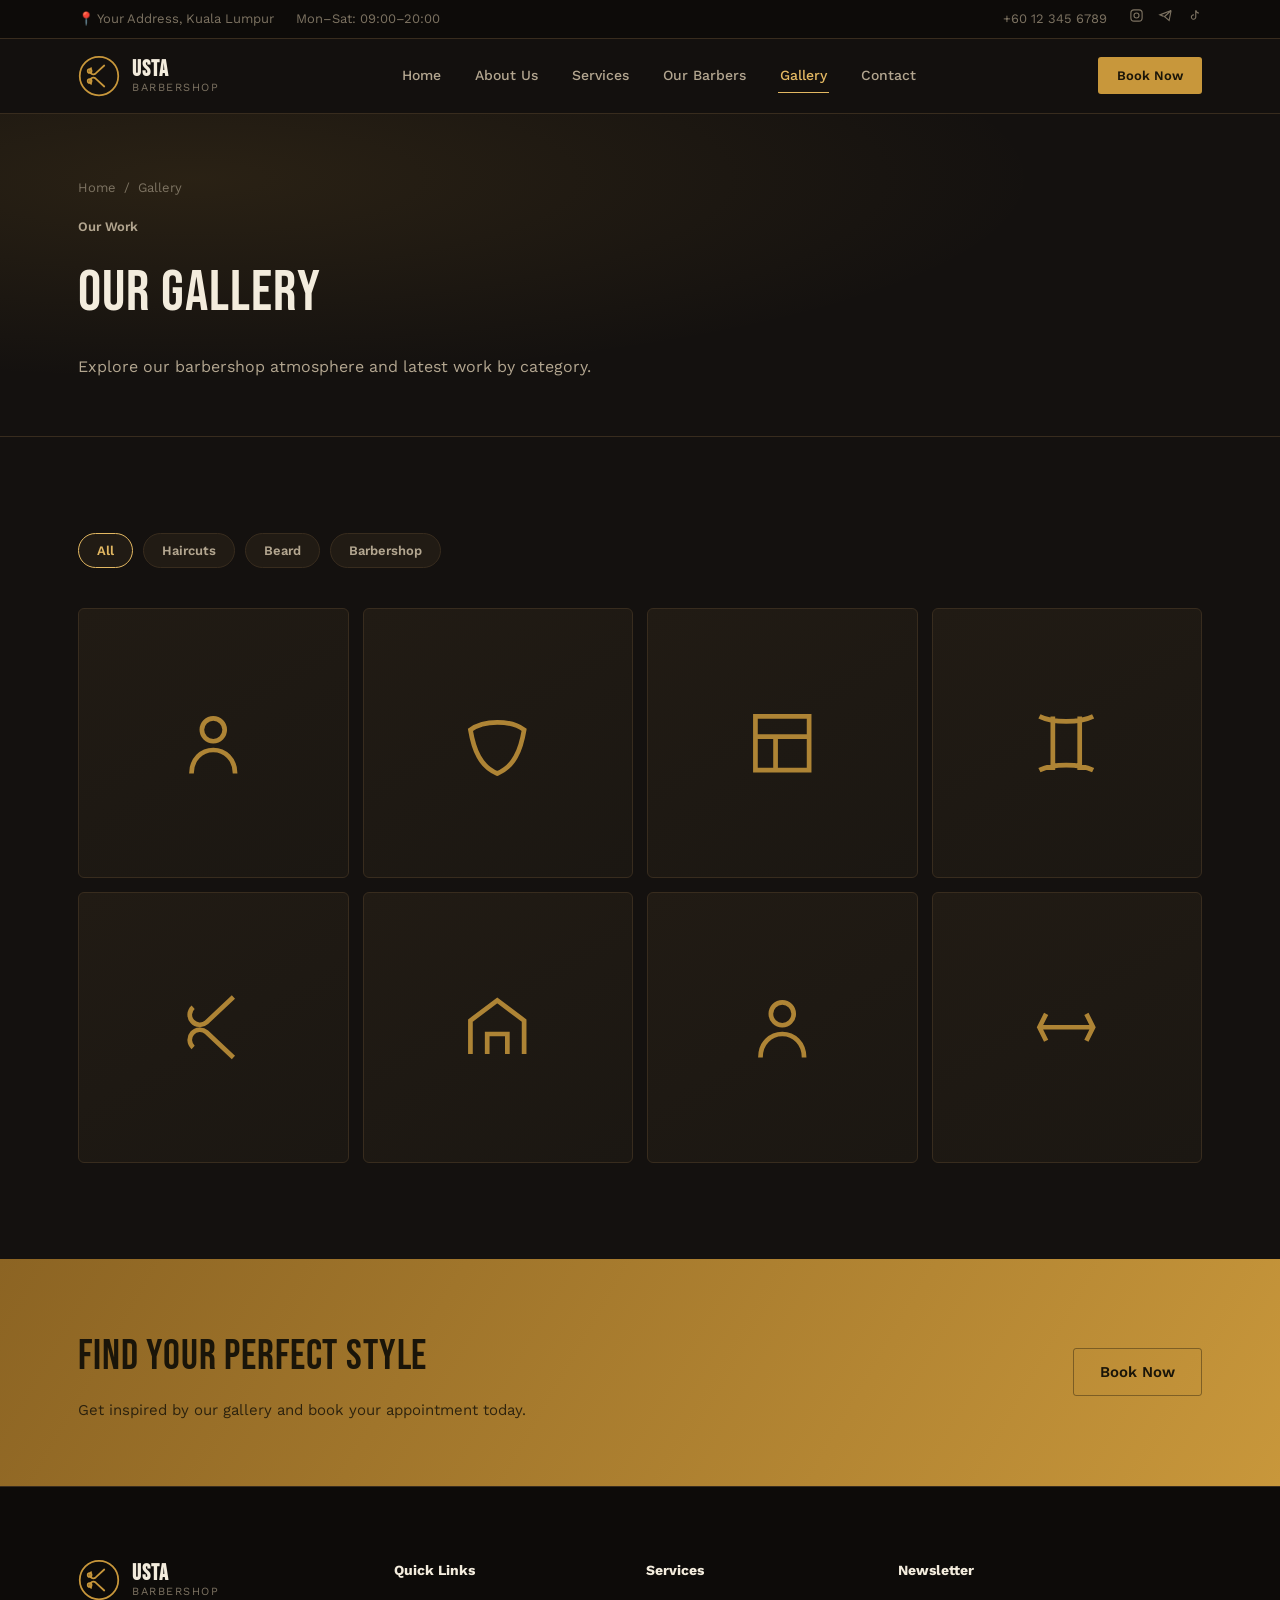
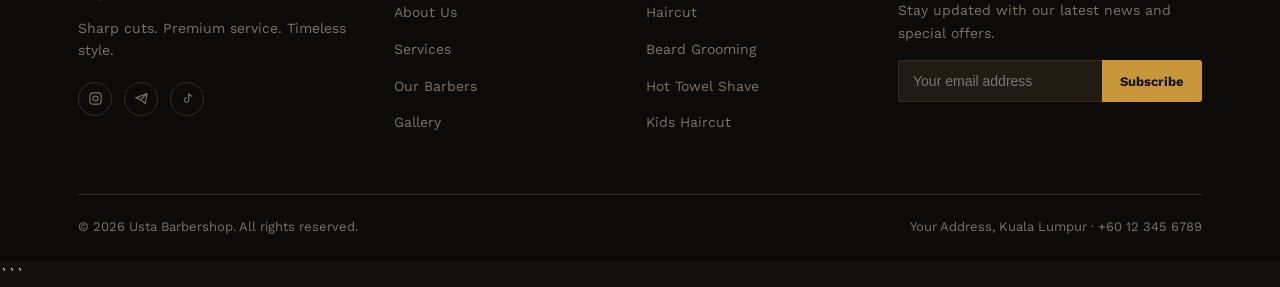
<file: barbershop/gallery.html>
<!DOCTYPE html>
<html lang="en">
<head>
<meta charset="UTF-8">
<meta name="viewport" content="width=device-width, initial-scale=1.0">

<title>Gallery — Usta Barbershop</title>

<link rel="stylesheet" href="style.css">

<style>
.gallery-filter{
  display:flex;
  gap:10px;
  flex-wrap:wrap;
  margin-bottom:40px;
}

.gallery-filter button{
  background:var(--panel);
  border:1px solid var(--panel-line);
  color:var(--text-muted);
  padding:9px 18px;
  border-radius:20px;
  font-size:13px;
  font-weight:600;
}

.gallery-filter button.active,
.gallery-filter button:hover{
  border-color:var(--accent-soft);
  color:var(--accent-soft);
}

.gallery-item{
  flex-direction:column;
}
</style>

</head>
<body>

<div class="topbar">
  <div class="wrap">

    <div class="topbar-left">
      <span>📍 Your Address, Kuala Lumpur</span>
      <span>Mon–Sat: 09:00–20:00</span>
    </div>

    <div class="topbar-right">

      <a href="tel:+60123456789">+60 12 345 6789</a>

      <div class="topbar-icons">

        <a href="#" aria-label="Instagram">
          <svg viewBox="0 0 24 24" fill="none" stroke="currentColor" stroke-width="1.8">
            <rect x="3" y="3" width="18" height="18" rx="5"/>
            <circle cx="12" cy="12" r="4"/>
          </svg>
        </a>

        <a href="#" aria-label="Telegram">
          <svg viewBox="0 0 24 24" fill="none" stroke="currentColor" stroke-width="1.8">
            <path d="M21 4 3 11l6 2.4M21 4l-3.2 16-7.8-6.6M21 4 9.8 14.4"/>
          </svg>
        </a>

        <a href="#" aria-label="TikTok">
          <svg viewBox="0 0 24 24" fill="none" stroke="currentColor" stroke-width="1.8">
            <path d="M14 4v10.5a3.5 3.5 0 1 1-3-3.46"/>
            <path d="M14 4c.6 2.3 2.3 4 5 4.2"/>
          </svg>
        </a>

      </div>
    </div>

  </div>
</div>


<header class="site-header">

  <div class="wrap">

    <a href="index.html" class="brand">

      <svg class="brand-mark"
           viewBox="0 0 48 48"
           fill="none"
           stroke="#c8973b"
           stroke-width="2">

        <circle cx="24" cy="24" r="22"/>

        <path d="M15 15a4 4 0 1 0 5.2 6.1L30 12m0 24-9.8-9.1A4 4 0 1 0 15 33"
              stroke-linecap="round"/>

        <circle cx="13.3" cy="18.3" r="2.2"/>
        <circle cx="13.3" cy="29.7" r="2.2"/>

      </svg>

      <span class="brand-name">
        <strong>USTA</strong>
        <span>BARBERSHOP</span>
      </span>

    </a>


    <nav class="main-nav">

      <a href="index.html">Home</a>

      <a href="about.html">About Us</a>

      <a href="services.html">Services</a>

      <a href="barbers.html">Our Barbers</a>

      <a href="gallery.html">Gallery</a>

      <a href="contact.html">Contact</a>

    </nav>


    <div class="header-cta">

      <button class="btn btn-gold btn-sm"
              data-open-booking>
        Book Now
      </button>

      <button class="nav-toggle"
              aria-label="Menu"
              aria-expanded="false">

        <svg viewBox="0 0 24 24"
             fill="none"
             stroke="currentColor"
             stroke-width="2">

          <path d="M3 6h18M3 12h18M3 18h18"/>

        </svg>

      </button>

    </div>

  </div>

</header>


<section class="page-hero">

  <div class="wrap">

    <div class="breadcrumb">

      <a href="index.html">Home</a>

      <span>/</span>

      <span>Gallery</span>

    </div>

    <p class="kicker">Our Work</p>

    <h1>Our Gallery</h1>

    <p>
      Explore our barbershop atmosphere and latest work by category.
    </p>

  </div>

</section>


<section class="section">

  <div class="wrap">

    <div class="gallery-filter">

      <button data-cat="all" class="active">
        All
      </button>

      <button data-cat="cuts">
        Haircuts
      </button>

      <button data-cat="beard">
        Beard
      </button>

      <button data-cat="salon">
        Barbershop
      </button>

    </div>


    <div class="gallery-grid">


      <div class="gallery-item" data-cat="cuts">

        <svg viewBox="0 0 24 24"
             fill="none"
             stroke="currentColor"
             stroke-width="1.4">

          <circle cx="12" cy="8" r="3.4"/>

          <path d="M5.5 21c0-4.3 3-7 6.5-7s6.5 2.7 6.5 7"/>

        </svg>

      </div>


      <div class="gallery-item" data-cat="beard">

        <svg viewBox="0 0 24 24"
             fill="none"
             stroke="currentColor"
             stroke-width="1.4">

          <path d="M4 8c4-3 12-3 16 0-1 6-3 11-8 13-5-2-7-7-8-13Z"/>

        </svg>

      </div>


      <div class="gallery-item" data-cat="salon">

        <svg viewBox="0 0 24 24"
             fill="none"
             stroke="currentColor"
             stroke-width="1.4">

          <path d="M4 4h16v16H4zM4 10h16M10 10v10"/>

        </svg>

      </div>


      <div class="gallery-item" data-cat="cuts">

        <svg viewBox="0 0 24 24"
             fill="none"
             stroke="currentColor"
             stroke-width="1.4">

          <path d="M4 4c4 2 12 2 16 0M4 20c4-2 12-2 16 0M8 4v16M16 4v16"/>

        </svg>

      </div>


      <div class="gallery-item" data-cat="beard">

        <svg viewBox="0 0 24 24"
             fill="none"
             stroke="currentColor"
             stroke-width="1.4">

          <path d="M6 6a3 3 0 1 0 4 4.5L18 3M6 18a3 3 0 1 1 4-4.5L18 21"/>

        </svg>

      </div>


      <div class="gallery-item" data-cat="salon">

        <svg viewBox="0 0 24 24"
             fill="none"
             stroke="currentColor"
             stroke-width="1.4">

          <path d="M4 20V10l8-6 8 6v10M9 20v-6h6v6"/>

        </svg>

      </div>


      <div class="gallery-item" data-cat="cuts">

        <svg viewBox="0 0 24 24"
             fill="none"
             stroke="currentColor"
             stroke-width="1.4">

          <circle cx="12" cy="8" r="3.4"/>

          <path d="M5.5 21c0-4.3 3-7 6.5-7s6.5 2.7 6.5 7"/>

        </svg>

      </div>


      <div class="gallery-item" data-cat="salon">

        <svg viewBox="0 0 24 24"
             fill="none"
             stroke="currentColor"
             stroke-width="1.4">

          <path d="M4 12h16M6 8l-2 4 2 4M18 8l2 4-2 4"/>

        </svg>

      </div>


    </div>

  </div>

</section>


<div class="cta-band">

  <div class="wrap">

    <div>

      <h2>Find Your Perfect Style</h2>

      <p>
        Get inspired by our gallery and book your appointment today.
      </p>

    </div>

    <button class="btn btn-outline"
            data-open-booking>
      Book Now
    </button>

  </div>

</div>


<footer class="site-footer">

  <div class="wrap">

    <div class="footer-grid">


      <div class="footer-brand">

        <a href="index.html" class="brand">

          <svg class="brand-mark"
               viewBox="0 0 48 48"
               fill="none"
               stroke="#c8973b"
               stroke-width="2">

            <circle cx="24" cy="24" r="22"/>

            <path d="M15 15a4 4 0 1 0 5.2 6.1L30 12m0 24-9.8-9.1A4 4 0 1 0 15 33"
                  stroke-linecap="round"/>

            <circle cx="13.3" cy="18.3" r="2.2"/>
            <circle cx="13.3" cy="29.7" r="2.2"/>

          </svg>

          <span class="brand-name">
            <strong>USTA</strong>
            <span>BARBERSHOP</span>
          </span>

        </a>

        <p>
          Sharp cuts. Premium service. Timeless style.
        </p>


        <div class="footer-social">

          <a href="#" aria-label="Instagram">

            <svg viewBox="0 0 24 24"
                 fill="none"
                 stroke="currentColor"
                 stroke-width="1.8">

              <rect x="3" y="3"
                    width="18"
                    height="18"
                    rx="5"/>

              <circle cx="12"
                      cy="12"
                      r="4"/>

            </svg>

          </a>


          <a href="#" aria-label="Telegram">

            <svg viewBox="0 0 24 24"
                 fill="none"
                 stroke="currentColor"
                 stroke-width="1.8">

              <path d="M21 4 3 11l6 2.4M21 4l-3.2 16-7.8-6.6M21 4 9.8 14.4"/>

            </svg>

          </a>


          <a href="#" aria-label="TikTok">

            <svg viewBox="0 0 24 24"
                 fill="none"
                 stroke="currentColor"
                 stroke-width="1.8">

              <path d="M14 4v10.5a3.5 3.5 0 1 1-3-3.46"/>

              <path d="M14 4c.6 2.3 2.3 4 5 4.2"/>

            </svg>

          </a>

        </div>

      </div>


      <div class="footer-col">

        <h4>Quick Links</h4>

        <ul>

          <li>
            <a href="about.html">About Us</a>
          </li>

          <li>
            <a href="services.html">Services</a>
          </li>

          <li>
            <a href="barbers.html">Our Barbers</a>
          </li>

          <li>
            <a href="gallery.html">Gallery</a>
          </li>

        </ul>

      </div>


      <div class="footer-col">

        <h4>Services</h4>

        <ul>

          <li>
            <a href="services.html">Haircut</a>
          </li>

          <li>
            <a href="services.html">Beard Grooming</a>
          </li>

          <li>
            <a href="services.html">Hot Towel Shave</a>
          </li>

          <li>
            <a href="services.html">Kids Haircut</a>
          </li>

        </ul>

      </div>


      <div class="footer-col footer-form">

        <h4>Newsletter</h4>

        <p>
          Stay updated with our latest news and special offers.
        </p>

        <form>

          <input
            type="email"
            placeholder="Your email address"
            required>

          <button type="submit">
            Subscribe
          </button>

        </form>

      </div>

    </div>


    <div class="footer-bottom">

      <span>
        © <span class="footer-year">2026</span>
        Usta Barbershop. All rights reserved.
      </span>

      <span>
        Your Address, Kuala Lumpur · +60 12 345 6789
      </span>

    </div>

  </div>

</footer>


<div class="modal-overlay" id="booking-modal">

  <div class="modal-box">

    <button
      class="modal-close"
      data-close-booking
      aria-label="Close">

      <svg viewBox="0 0 24 24"
           fill="none"
           stroke="currentColor"
           stroke-width="2">

        <path d="M6 6l12 12M18 6 6 18"/>

      </svg>

    </button>


    <h3>Book an Appointment</h3>

    <p class="sub">
      Enter your details and we will confirm your appointment shortly.
    </p>


    <form id="booking-form"
          data-success-form>


      <div class="field">

        <label for="booking-name">
          Your Name
        </label>

        <input
          type="text"
          id="booking-name"
          placeholder="First Name Last Name"
          required>

      </div>


      <div class="field">

        <label for="booking-phone">
          Phone Number
        </label>

        <input
          type="tel"
          id="booking-phone"
          placeholder="+60 12 345 6789"
          required>

      </div>


      <div class="field-row">

        <div class="field">

          <label for="booking-date">
            Date
          </label>

          <input
            type="date"
            id="booking-date"
            required>

        </div>


        <div class="field">

          <label for="booking-time">
            Time
          </label>

          <input
            type="time"
            id="booking-time"
            required>

        </div>

      </div>


      <div class="field">

        <label for="booking-service">
          Service
        </label>

        <select id="booking-service">

          <option>Haircut</option>

          <option>Beard Grooming</option>

          <option>Hot Towel Shave</option>

          <option>Kids Haircut</option>

          <option>Hair Design</option>

          <option>Hair Wash</option>

        </select>

      </div>


      <button
        type="submit"
        class="btn btn-gold btn-block">

        Submit Booking

      </button>

    </form>


    <div class="form-success">

      ✓ Thank you! Your request has been received.
      We will contact you shortly.

    </div>

  </div>

</div>


<script src="script.js"></script>

</body>
</html>
```
</file>
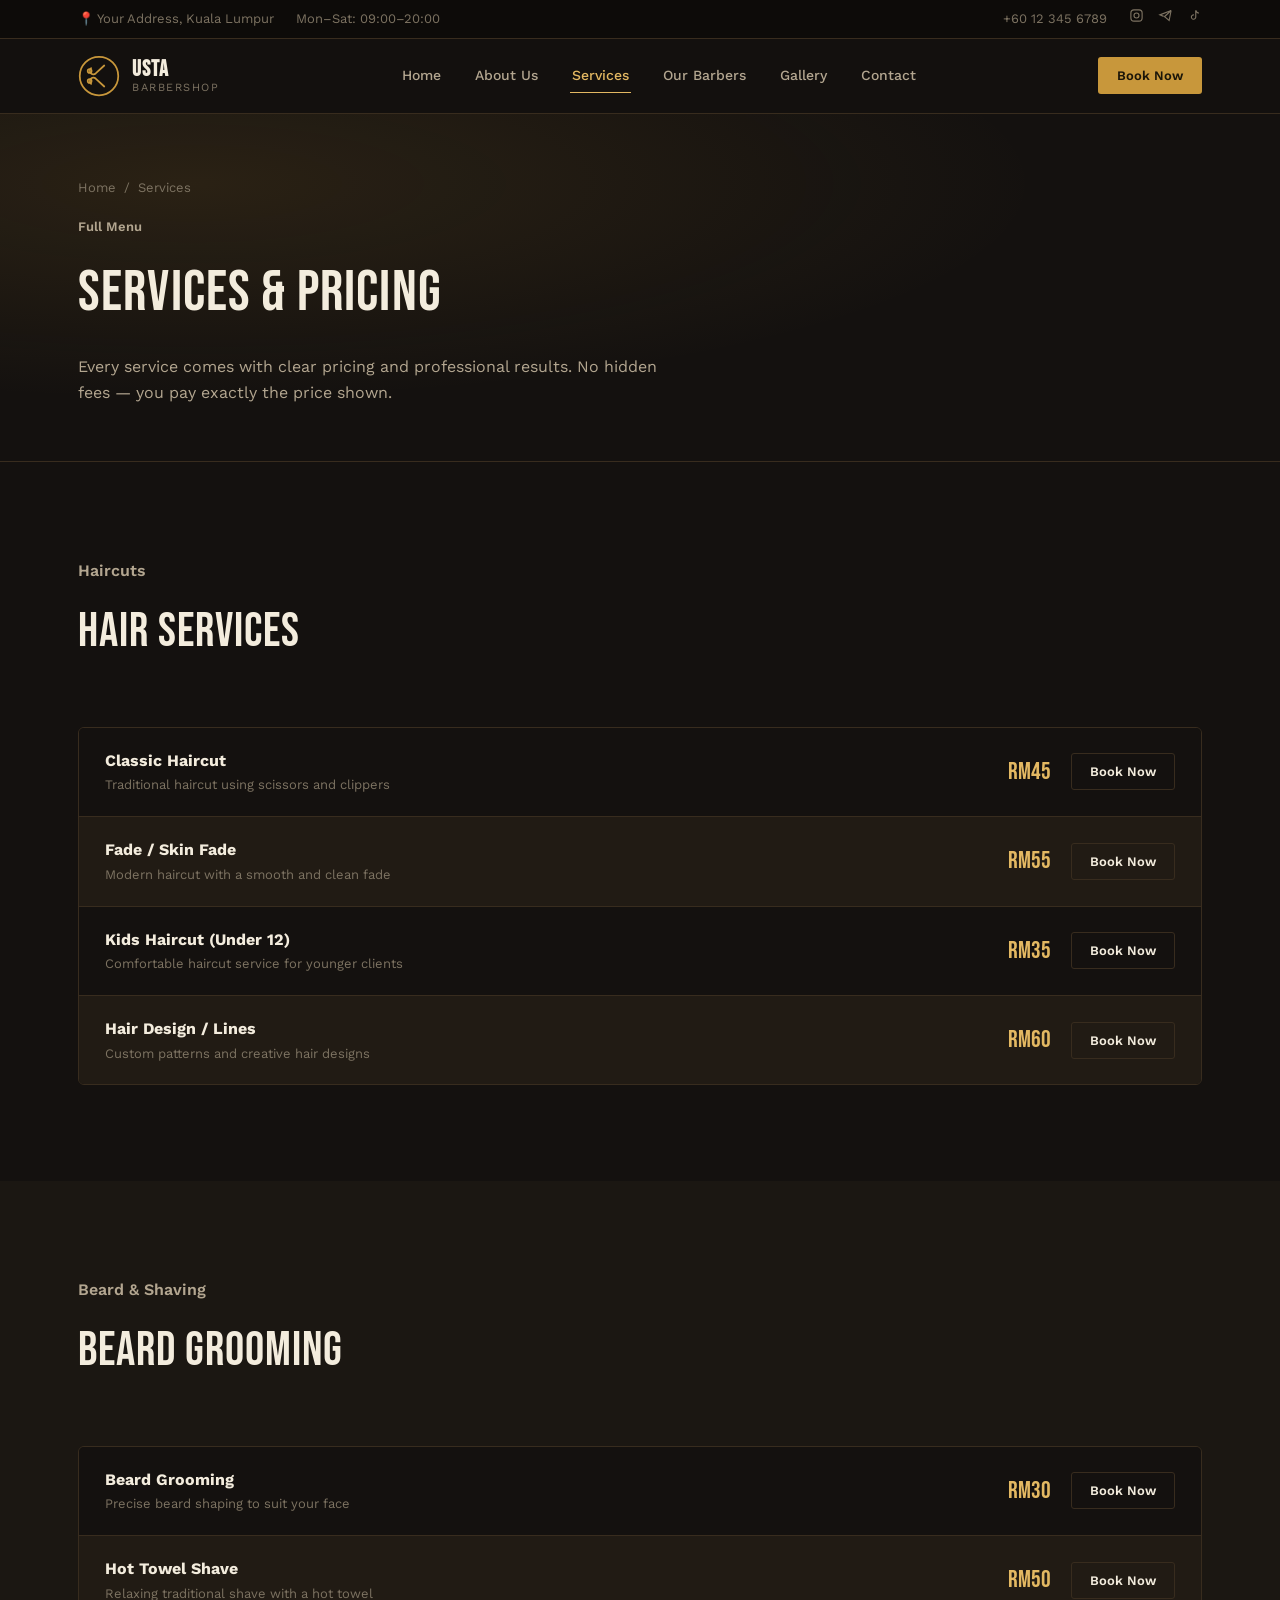
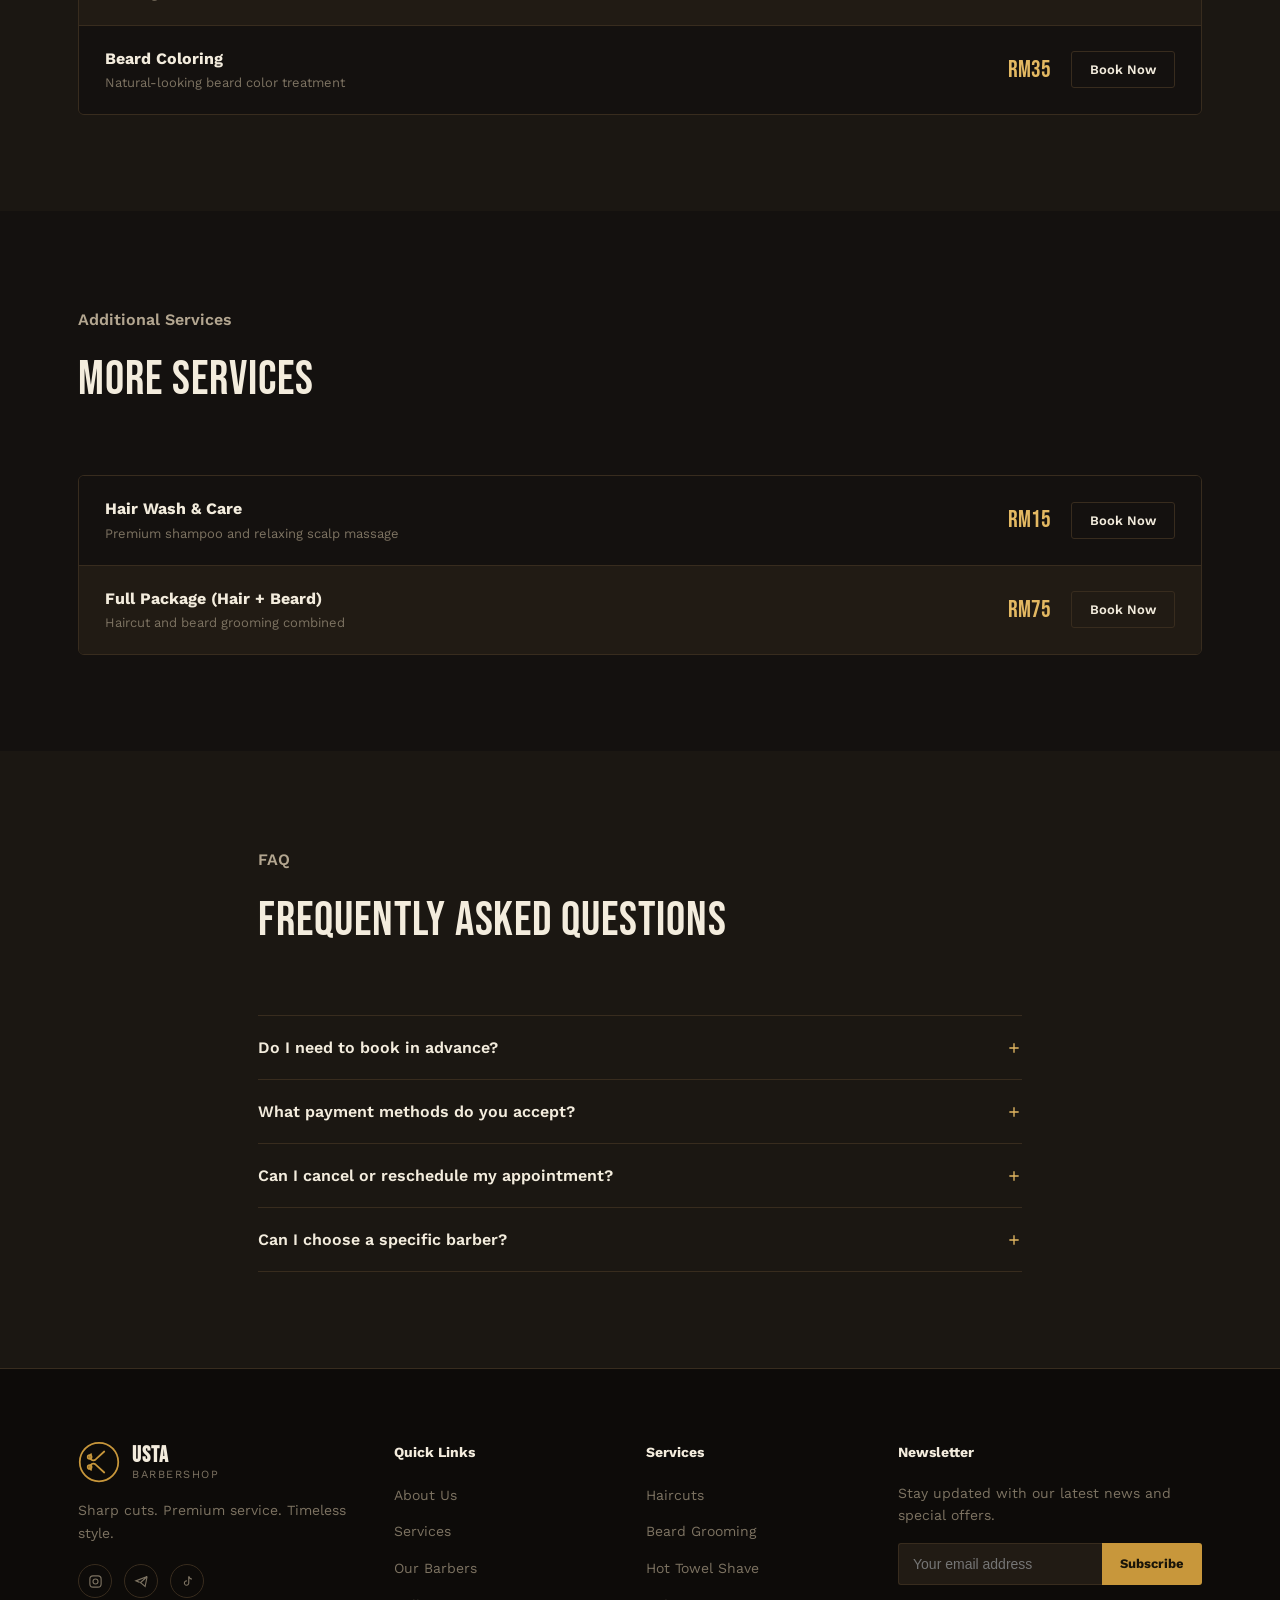
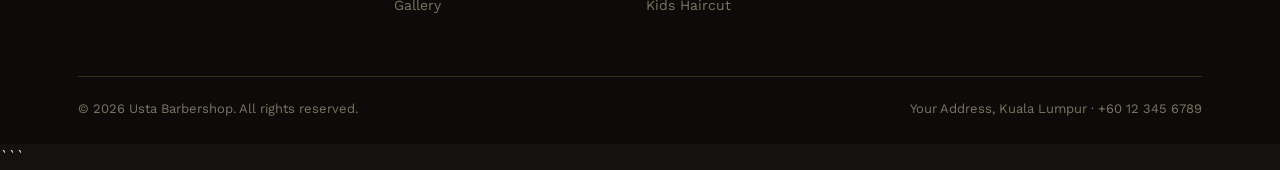
<file: barbershop/services.html>
<!DOCTYPE html>
<html lang="en">
<head>
<meta charset="UTF-8">
<meta name="viewport" content="width=device-width, initial-scale=1.0">
<title>Services & Pricing — Usta Barbershop</title>
<link rel="stylesheet" href="style.css">
</head>
<body>

<div class="topbar">
  <div class="wrap">
    <div class="topbar-left">
      <span>📍 Your Address, Kuala Lumpur</span>
      <span>Mon–Sat: 09:00–20:00</span>
    </div>
    <div class="topbar-right">
      <a href="tel:+60123456789">+60 12 345 6789</a>
      <div class="topbar-icons">
        <a href="#" aria-label="Instagram"><svg viewBox="0 0 24 24" fill="none" stroke="currentColor" stroke-width="1.8"><rect x="3" y="3" width="18" height="18" rx="5"/><circle cx="12" cy="12" r="4"/></svg></a>
        <a href="#" aria-label="Telegram"><svg viewBox="0 0 24 24" fill="none" stroke="currentColor" stroke-width="1.8"><path d="M21 4 3 11l6 2.4M21 4l-3.2 16-7.8-6.6M21 4 9.8 14.4"/></svg></a>
        <a href="#" aria-label="TikTok"><svg viewBox="0 0 24 24" fill="none" stroke="currentColor" stroke-width="1.8"><path d="M14 4v10.5a3.5 3.5 0 1 1-3-3.46"/><path d="M14 4c.6 2.3 2.3 4 5 4.2"/></svg></a>
      </div>
    </div>
  </div>
</div>

<header class="site-header">
  <div class="wrap">
    <a href="index.html" class="brand">
      <svg class="brand-mark" viewBox="0 0 48 48" fill="none" stroke="#c8973b" stroke-width="2">
        <circle cx="24" cy="24" r="22"/>
        <path d="M15 15a4 4 0 1 0 5.2 6.1L30 12m0 24-9.8-9.1A4 4 0 1 0 15 33" stroke-linecap="round"/>
        <circle cx="13.3" cy="18.3" r="2.2"/><circle cx="13.3" cy="29.7" r="2.2"/>
      </svg>
      <span class="brand-name"><strong>USTA</strong><span>BARBERSHOP</span></span>
    </a>

    <nav class="main-nav">
      <a href="index.html">Home</a>
      <a href="about.html">About Us</a>
      <a href="services.html">Services</a>
      <a href="barbers.html">Our Barbers</a>
      <a href="gallery.html">Gallery</a>
      <a href="contact.html">Contact</a>
    </nav>

    <div class="header-cta">
      <button class="btn btn-gold btn-sm" data-open-booking>Book Now</button>
      <button class="nav-toggle" aria-label="Menu" aria-expanded="false">
        <svg viewBox="0 0 24 24" fill="none" stroke="currentColor" stroke-width="2"><path d="M3 6h18M3 12h18M3 18h18"/></svg>
      </button>
    </div>
  </div>
</header>

<section class="page-hero">
  <div class="wrap">
    <div class="breadcrumb">
      <a href="index.html">Home</a>
      <span>/</span>
      <span>Services</span>
    </div>

    <p class="kicker">Full Menu</p>
    <h1>Services & Pricing</h1>
    <p>
      Every service comes with clear pricing and professional results.
      No hidden fees — you pay exactly the price shown.
    </p>
  </div>
</section>

<section class="section">
  <div class="wrap">

    <div class="section-head">
      <p class="kicker">Haircuts</p>
      <h2>Hair Services</h2>
    </div>

    <div class="price-table">

      <div class="price-row">
        <div>
          <div class="price-name">Classic Haircut</div>
          <div class="price-desc">Traditional haircut using scissors and clippers</div>
        </div>
        <div style="display:flex; align-items:center; gap:20px;">
          <span class="price-tag">RM45</span>
          <button class="btn btn-sm btn-outline" data-open-booking data-service="Haircut">Book Now</button>
        </div>
      </div>

      <div class="price-row">
        <div>
          <div class="price-name">Fade / Skin Fade</div>
          <div class="price-desc">Modern haircut with a smooth and clean fade</div>
        </div>
        <div style="display:flex; align-items:center; gap:20px;">
          <span class="price-tag">RM55</span>
          <button class="btn btn-sm btn-outline" data-open-booking data-service="Haircut">Book Now</button>
        </div>
      </div>

      <div class="price-row">
        <div>
          <div class="price-name">Kids Haircut (Under 12)</div>
          <div class="price-desc">Comfortable haircut service for younger clients</div>
        </div>
        <div style="display:flex; align-items:center; gap:20px;">
          <span class="price-tag">RM35</span>
          <button class="btn btn-sm btn-outline" data-open-booking data-service="Kids Haircut">Book Now</button>
        </div>
      </div>

      <div class="price-row">
        <div>
          <div class="price-name">Hair Design / Lines</div>
          <div class="price-desc">Custom patterns and creative hair designs</div>
        </div>
        <div style="display:flex; align-items:center; gap:20px;">
          <span class="price-tag">RM60</span>
          <button class="btn btn-sm btn-outline" data-open-booking data-service="Hair Design">Book Now</button>
        </div>
      </div>

    </div>
  </div>
</section>

<section class="section section-alt">
  <div class="wrap">

    <div class="section-head">
      <p class="kicker">Beard & Shaving</p>
      <h2>Beard Grooming</h2>
    </div>

    <div class="price-table">

      <div class="price-row">
        <div>
          <div class="price-name">Beard Grooming</div>
          <div class="price-desc">Precise beard shaping to suit your face</div>
        </div>
        <div style="display:flex; align-items:center; gap:20px;">
          <span class="price-tag">RM30</span>
          <button class="btn btn-sm btn-outline" data-open-booking data-service="Beard Grooming">Book Now</button>
        </div>
      </div>

      <div class="price-row">
        <div>
          <div class="price-name">Hot Towel Shave</div>
          <div class="price-desc">Relaxing traditional shave with a hot towel</div>
        </div>
        <div style="display:flex; align-items:center; gap:20px;">
          <span class="price-tag">RM50</span>
          <button class="btn btn-sm btn-outline" data-open-booking data-service="Hot Towel Shave">Book Now</button>
        </div>
      </div>

      <div class="price-row">
        <div>
          <div class="price-name">Beard Coloring</div>
          <div class="price-desc">Natural-looking beard color treatment</div>
        </div>
        <div style="display:flex; align-items:center; gap:20px;">
          <span class="price-tag">RM35</span>
          <button class="btn btn-sm btn-outline" data-open-booking data-service="Beard Grooming">Book Now</button>
        </div>
      </div>

    </div>
  </div>
</section>

<section class="section">
  <div class="wrap">

    <div class="section-head">
      <p class="kicker">Additional Services</p>
      <h2>More Services</h2>
    </div>

    <div class="price-table">

      <div class="price-row">
        <div>
          <div class="price-name">Hair Wash & Care</div>
          <div class="price-desc">Premium shampoo and relaxing scalp massage</div>
        </div>
        <div style="display:flex; align-items:center; gap:20px;">
          <span class="price-tag">RM15</span>
          <button class="btn btn-sm btn-outline" data-open-booking data-service="Hair Wash">Book Now</button>
        </div>
      </div>

      <div class="price-row">
        <div>
          <div class="price-name">Full Package (Hair + Beard)</div>
          <div class="price-desc">Haircut and beard grooming combined</div>
        </div>
        <div style="display:flex; align-items:center; gap:20px;">
          <span class="price-tag">RM75</span>
          <button class="btn btn-sm btn-outline" data-open-booking data-service="Haircut">Book Now</button>
        </div>
      </div>

    </div>
  </div>
</section>

<section class="section section-alt">
  <div class="wrap" style="max-width:820px;">

    <div class="section-head">
      <p class="kicker">FAQ</p>
      <h2>Frequently Asked Questions</h2>
    </div>

    <div class="faq-list">

      <div class="faq-item">
        <button class="faq-q" aria-expanded="false">
          Do I need to book in advance?
          <svg viewBox="0 0 24 24" fill="none" stroke="currentColor" stroke-width="2">
            <path d="M12 5v14M5 12h14"/>
          </svg>
        </button>
        <div class="faq-a">
          <div class="faq-a-inner">
            We recommend booking in advance, but it is not required.
            If a slot is available, we can serve you without a reservation.
            Booking online helps you avoid waiting.
          </div>
        </div>
      </div>

      <div class="faq-item">
        <button class="faq-q" aria-expanded="false">
          What payment methods do you accept?
          <svg viewBox="0 0 24 24" fill="none" stroke="currentColor" stroke-width="2">
            <path d="M12 5v14M5 12h14"/>
          </svg>
        </button>
        <div class="faq-a">
          <div class="faq-a-inner">
            We accept cash, credit/debit cards and selected Malaysian e-wallets.
            Payment is made at the shop after your service.
          </div>
        </div>
      </div>

      <div class="faq-item">
        <button class="faq-q" aria-expanded="false">
          Can I cancel or reschedule my appointment?
          <svg viewBox="0 0 24 24" fill="none" stroke="currentColor" stroke-width="2">
            <path d="M12 5v14M5 12h14"/>
          </svg>
        </button>
        <div class="faq-a">
          <div class="faq-a-inner">
            Of course. Please contact us at least 2 hours before your appointment
            and we will help you find another suitable time.
          </div>
        </div>
      </div>

      <div class="faq-item">
        <button class="faq-q" aria-expanded="false">
          Can I choose a specific barber?
          <svg viewBox="0 0 24 24" fill="none" stroke="currentColor" stroke-width="2">
            <path d="M12 5v14M5 12h14"/>
          </svg>
        </button>
        <div class="faq-a">
          <div class="faq-a-inner">
            Yes. You can choose your preferred barber through the booking form
            or by contacting us directly.
            Meet all our barbers <a href="barbers.html" style="color:var(--accent-soft);">here</a>.
          </div>
        </div>
      </div>

    </div>
  </div>
</section>

<footer class="site-footer">
  <div class="wrap">

    <div class="footer-grid">

      <div class="footer-brand">
        <a href="index.html" class="brand">
          <svg class="brand-mark" viewBox="0 0 48 48" fill="none" stroke="#c8973b" stroke-width="2">
            <circle cx="24" cy="24" r="22"/>
            <path d="M15 15a4 4 0 1 0 5.2 6.1L30 12m0 24-9.8-9.1A4 4 0 1 0 15 33" stroke-linecap="round"/>
            <circle cx="13.3" cy="18.3" r="2.2"/>
            <circle cx="13.3" cy="29.7" r="2.2"/>
          </svg>
          <span class="brand-name">
            <strong>USTA</strong>
            <span>BARBERSHOP</span>
          </span>
        </a>

        <p>Sharp cuts. Premium service. Timeless style.</p>

        <div class="footer-social">
          <a href="#" aria-label="Instagram"><svg viewBox="0 0 24 24" fill="none" stroke="currentColor" stroke-width="1.8"><rect x="3" y="3" width="18" height="18" rx="5"/><circle cx="12" cy="12" r="4"/></svg></a>
          <a href="#" aria-label="Telegram"><svg viewBox="0 0 24 24" fill="none" stroke="currentColor" stroke-width="1.8"><path d="M21 4 3 11l6 2.4M21 4l-3.2 16-7.8-6.6M21 4 9.8 14.4"/></svg></a>
          <a href="#" aria-label="TikTok"><svg viewBox="0 0 24 24" fill="none" stroke="currentColor" stroke-width="1.8"><path d="M14 4v10.5a3.5 3.5 0 1 1-3-3.46"/><path d="M14 4c.6 2.3 2.3 4 5 4.2"/></svg></a>
        </div>
      </div>

      <div class="footer-col">
        <h4>Quick Links</h4>
        <ul>
          <li><a href="about.html">About Us</a></li>
          <li><a href="services.html">Services</a></li>
          <li><a href="barbers.html">Our Barbers</a></li>
          <li><a href="gallery.html">Gallery</a></li>
        </ul>
      </div>

      <div class="footer-col">
        <h4>Services</h4>
        <ul>
          <li><a href="services.html">Haircuts</a></li>
          <li><a href="services.html">Beard Grooming</a></li>
          <li><a href="services.html">Hot Towel Shave</a></li>
          <li><a href="services.html">Kids Haircut</a></li>
        </ul>
      </div>

      <div class="footer-col footer-form">
        <h4>Newsletter</h4>
        <p>Stay updated with our latest news and special offers.</p>

        <form>
          <input type="email" placeholder="Your email address" required>
          <button type="submit">Subscribe</button>
        </form>
      </div>

    </div>

    <div class="footer-bottom">
      <span>
        © <span class="footer-year">2026</span> Usta Barbershop. All rights reserved.
      </span>

      <span>
        Your Address, Kuala Lumpur · +60 12 345 6789
      </span>
    </div>

  </div>
</footer>

<div class="modal-overlay" id="booking-modal">
  <div class="modal-box">

    <button class="modal-close" data-close-booking aria-label="Close">
      <svg viewBox="0 0 24 24" fill="none" stroke="currentColor" stroke-width="2">
        <path d="M6 6l12 12M18 6 6 18"/>
      </svg>
    </button>

    <h3>Book an Appointment</h3>
    <p class="sub">
      Enter your details and we will confirm your appointment shortly.
    </p>

    <form id="booking-form" data-success-form>

      <div class="field">
        <label for="booking-name">Full Name</label>
        <input type="text" id="booking-name" placeholder="First Name Last Name" required>
      </div>

      <div class="field">
        <label for="booking-phone">Phone Number</label>
        <input type="tel" id="booking-phone" placeholder="+60 12 345 6789" required>
      </div>

      <div class="field-row">

        <div class="field">
          <label for="booking-date">Date</label>
          <input type="date" id="booking-date" required>
        </div>

        <div class="field">
          <label for="booking-time">Time</label>
          <input type="time" id="booking-time" required>
        </div>

      </div>

      <div class="field">
        <label for="booking-service">Service</label>

        <select id="booking-service">
          <option>Haircut</option>
          <option>Beard Grooming</option>
          <option>Hot Towel Shave</option>
          <option>Kids Haircut</option>
          <option>Hair Design</option>
          <option>Hair Wash</option>
        </select>
      </div>

      <button type="submit" class="btn btn-gold btn-block">
        Submit Booking
      </button>

    </form>

    <div class="form-success">
      ✓ Thank you! Your booking request has been received.
      We will contact you shortly.
    </div>

  </div>
</div>

<script src="script.js"></script>
</body>
</html>
```
</file>
<file: barbershop/style.css>
@import url('https://fonts.googleapis.com/css2?family=Bebas+Neue&family=Work+Sans:ital,wght@0,400;0,500;0,600;0,700;1,400&display=swap');

:root{
  --bg: #14110f;
  --bg-alt: #1b1712;
  --panel: #211b14;
  --panel-line: #382c1e;
  --accent: #c8973b;
  --accent-soft: #e3b862;
  --accent-dark: #8c6423;
  --text: #f3ecdd;
  --text-muted: #b3a690;
  --text-faint: #7d7362;
  --radius-s: 3px;
  --radius-m: 6px;
  --maxw: 1180px;
}

*,*::before,*::after{ box-sizing:border-box; }
html{ scroll-behavior:smooth; }
body{
  margin:0;
  background:var(--bg);
  color:var(--text);
  font-family:'Work Sans', sans-serif;
  font-size:16px;
  line-height:1.6;
  -webkit-font-smoothing:antialiased;
}
img{ max-width:100%; display:block; }
a{ color:inherit; text-decoration:none; }
ul{ margin:0; padding:0; list-style:none; }
h1,h2,h3,h4{ margin:0; font-family:'Bebas Neue', sans-serif; letter-spacing:.02em; font-weight:400; }
p{ margin:0; }
button{ font-family:inherit; cursor:pointer; }

:focus-visible{
  outline:2px solid var(--accent-soft);
  outline-offset:3px;
}

.wrap{
  max-width:var(--maxw);
  margin:0 auto;
  padding:0 28px;
}

@media (prefers-reduced-motion: reduce){
  *{ animation-duration:.001ms !important; animation-iteration-count:1 !important; transition-duration:.001ms !important; scroll-behavior:auto !important; }
}

/* ---------- Buttons ---------- */
.btn{
  display:inline-flex;
  align-items:center;
  justify-content:center;
  gap:8px;
  padding:14px 26px;
  border-radius:var(--radius-s);
  font-size:15px;
  font-weight:600;
  border:1px solid transparent;
  transition:transform .15s ease, background .2s ease, border-color .2s ease, color .2s ease;
  white-space:nowrap;
}
.btn:hover{ transform:translateY(-1px); }
.btn-gold{
  background:var(--accent);
  color:#1a1509;
}
.btn-gold:hover{ background:var(--accent-soft); }
.btn-outline{
  background:transparent;
  border-color:var(--panel-line);
  color:var(--text);
}
.btn-outline:hover{ border-color:var(--accent); color:var(--accent-soft); }
.btn-block{ width:100%; }
.btn-sm{ padding:10px 18px; font-size:13px; }

/* ---------- Top info bar ---------- */
.topbar{
  background:#0d0b09;
  border-bottom:1px solid var(--panel-line);
  font-size:13px;
  color:var(--text-faint);
}
.topbar .wrap{
  display:flex;
  align-items:center;
  justify-content:space-between;
  padding-top:8px;
  padding-bottom:8px;
  gap:16px;
  flex-wrap:wrap;
}
.topbar-left, .topbar-right{
  display:flex;
  gap:22px;
  align-items:center;
  flex-wrap:wrap;
}
.topbar a:hover{ color:var(--accent-soft); }
.topbar-icons{ display:flex; gap:14px; }
.topbar-icons a{ color:var(--text-faint); }
.topbar-icons svg{ width:15px; height:15px; }
.topbar-icons a:hover{ color:var(--accent-soft); }

/* ---------- Header / Nav ---------- */
.site-header{
  position:sticky; top:0; z-index:50;
  background:rgba(20,17,15,.92);
  backdrop-filter:blur(8px);
  border-bottom:1px solid var(--panel-line);
}
.site-header .wrap{
  display:flex;
  align-items:center;
  justify-content:space-between;
  padding-top:16px;
  padding-bottom:16px;
  gap:24px;
}
.brand{ display:flex; align-items:center; gap:12px; }
.brand-mark{ width:42px; height:42px; flex:none; }
.brand-name{ display:flex; flex-direction:column; line-height:1.1; }
.brand-name strong{ font-family:'Bebas Neue', sans-serif; font-size:22px; letter-spacing:.04em; }
.brand-name span{ font-size:11px; color:var(--text-faint); letter-spacing:.14em; }

.main-nav{ display:flex; align-items:center; gap:30px; }
.main-nav a{
  font-size:14px;
  font-weight:500;
  color:var(--text-muted);
  padding:6px 2px;
  border-bottom:1px solid transparent;
  transition:color .2s ease, border-color .2s ease;
}
.main-nav a:hover, .main-nav a.active{
  color:var(--accent-soft);
  border-color:var(--accent-soft);
}

.header-cta{ display:flex; align-items:center; gap:18px; }
.nav-toggle{
  display:none;
  background:none; border:1px solid var(--panel-line); border-radius:var(--radius-s);
  width:42px; height:42px; align-items:center; justify-content:center;
  color:var(--text);
}
.nav-toggle svg{ width:20px; height:20px; }

@media (max-width: 920px){
  .main-nav{
    position:absolute; top:100%; left:0; right:0;
    background:var(--bg-alt);
    flex-direction:column;
    align-items:flex-start;
    padding:18px 28px 26px;
    border-bottom:1px solid var(--panel-line);
    display:none;
    gap:16px;
  }
  .main-nav.open{ display:flex; }
  .header-cta .btn-gold{ display:none; }
  .nav-toggle{ display:flex; }
}

/* ---------- Hero ---------- */
.hero{
  position:relative;
  overflow:hidden;
  padding:78px 0 90px;
  background:
    radial-gradient(ellipse at 82% 20%, rgba(200,151,59,.14), transparent 55%),
    var(--bg);
}
.hero .wrap{
  display:grid;
  grid-template-columns:1.05fr .95fr;
  gap:60px;
  align-items:center;
}
.hero-eyebrow{
  color:var(--accent-soft);
  font-size:14px;
  font-weight:600;
  margin-bottom:14px;
}
.hero h1{
  font-size:clamp(42px, 6vw, 74px);
  line-height:.98;
  margin-bottom:22px;
}
.hero h1 em{ font-style:normal; color:var(--accent); }
.hero p.lead{
  color:var(--text-muted);
  font-size:17px;
  max-width:46ch;
  margin-bottom:34px;
}
.hero-actions{ display:flex; gap:16px; flex-wrap:wrap; margin-bottom:38px; }
.hero-proof{ display:flex; align-items:center; gap:14px; }
.avatar-stack{ display:flex; }
.avatar-stack span{
  width:36px; height:36px; border-radius:50%;
  background:var(--panel);
  border:2px solid var(--bg);
  margin-left:-10px;
  display:flex; align-items:center; justify-content:center;
  font-size:12px; color:var(--accent-soft); font-weight:700;
}
.avatar-stack span:first-child{ margin-left:0; }
.stars{ color:var(--accent-soft); font-size:14px; letter-spacing:2px; }
.hero-proof-text{ font-size:13px; color:var(--text-faint); }
.hero-proof-text strong{ color:var(--text); }

.hero-art{ position:relative; display:flex; align-items:center; justify-content:center; }
.hero-badge{
  width:min(420px, 100%);
  aspect-ratio:1;
  border-radius:50%;
  background:conic-gradient(from 200deg, var(--accent-dark), var(--accent), var(--accent-soft), var(--accent-dark));
  display:flex; align-items:center; justify-content:center;
  position:relative;
  box-shadow:0 30px 80px -30px rgba(200,151,59,.4);
}
.hero-badge::before{
  content:"";
  position:absolute; inset:14px;
  border-radius:50%;
  background:var(--bg-alt);
}
.hero-badge svg{ position:relative; width:52%; height:52%; color:var(--accent-soft); }
.hero-pole{
  position:absolute;
  bottom:-18px; left:-8px;
  width:96px; height:96px;
  border-radius:50%;
  background:#0d0b09;
  border:6px solid var(--panel);
  overflow:hidden;
  display:flex; align-items:center; justify-content:center;
}
.hero-pole-stripes{
  width:160%; height:160%;
  background:repeating-linear-gradient(45deg, #d94b3f 0 14px, var(--text) 14px 28px, #2a4fae 28px 42px);
  animation:pole-spin 6s linear infinite;
}
@keyframes pole-spin{ from{ transform:translateY(0);} to{ transform:translateY(42px);} }

/* ---------- Value strip ---------- */
.value-strip{
  background:var(--bg-alt);
  border-top:1px solid var(--panel-line);
  border-bottom:1px solid var(--panel-line);
  padding:36px 0;
}
.value-strip .wrap{
  display:grid;
  grid-template-columns:repeat(4, 1fr);
  gap:28px;
}
.value-item{ display:flex; gap:14px; align-items:flex-start; }
.value-item svg{ width:26px; height:26px; color:var(--accent); flex:none; margin-top:2px; }
.value-item h4{ font-family:'Work Sans',sans-serif; font-weight:700; font-size:15px; margin-bottom:4px; letter-spacing:0; }
.value-item p{ font-size:13px; color:var(--text-faint); }
@media (max-width:820px){ .value-strip .wrap{ grid-template-columns:repeat(2,1fr); } }
@media (max-width:520px){ .value-strip .wrap{ grid-template-columns:1fr; } }

/* ---------- Section heading ---------- */
.section{ padding:96px 0; }
.section-alt{ background:var(--bg-alt); }
.section-head{ max-width:640px; margin-bottom:56px; }
.section-head.center{ margin-left:auto; margin-right:auto; text-align:center; }
.kicker{ color:var(--accent-soft); font-size:13px; font-weight:600; margin-bottom:10px; }
.section-head h2{ font-size:clamp(32px,4vw,48px); margin-bottom:14px; }
.section-head p{ color:var(--text-muted); font-size:16px; }

/* ---------- Services grid ---------- */
.service-grid{
  display:grid;
  grid-template-columns:repeat(3, 1fr);
  gap:1px;
  background:var(--panel-line);
  border:1px solid var(--panel-line);
}
.service-card{
  background:var(--bg);
  padding:38px 34px;
  display:flex; flex-direction:column; gap:16px;
}
.service-card .icon{
  width:48px; height:48px;
  border-radius:50%;
  background:var(--panel);
  display:flex; align-items:center; justify-content:center;
  color:var(--accent-soft);
}
.service-card .icon svg{ width:22px; height:22px; }
.service-card h3{ font-family:'Work Sans',sans-serif; font-weight:700; font-size:19px; letter-spacing:0; }
.service-card p{ color:var(--text-faint); font-size:14px; flex:1; }
.service-foot{ display:flex; align-items:center; justify-content:space-between; padding-top:10px; border-top:1px solid var(--panel-line); }
.service-price{ color:var(--accent-soft); font-family:'Bebas Neue',sans-serif; font-size:22px; }
.service-foot button{ background:none; border:none; color:var(--text-muted); font-size:13px; font-weight:600; }
.service-foot button:hover{ color:var(--accent-soft); }
@media (max-width:900px){ .service-grid{ grid-template-columns:repeat(2,1fr); } }
@media (max-width:600px){ .service-grid{ grid-template-columns:1fr; } }

/* ---------- Story / about split ---------- */
.story{
  display:grid;
  grid-template-columns:.9fr 1.1fr;
  gap:64px;
  align-items:center;
}
.story-art{
  aspect-ratio:4/5;
  border-radius:var(--radius-m);
  background:
    repeating-linear-gradient(115deg, rgba(200,151,59,.08) 0 2px, transparent 2px 22px),
    linear-gradient(160deg, var(--panel), var(--bg-alt));
  border:1px solid var(--panel-line);
  position:relative;
  display:flex; align-items:center; justify-content:center;
}
.story-art svg{ width:40%; color:var(--accent); opacity:.9; }
.story h2{ font-size:clamp(30px,4vw,44px); margin-bottom:18px; }
.story p{ color:var(--text-muted); margin-bottom:18px; max-width:56ch; }
.story-stats{ display:grid; grid-template-columns:repeat(4,1fr); gap:20px; margin-top:34px; }
.story-stats div{ border-top:1px solid var(--panel-line); padding-top:12px; }
.story-stats strong{ display:block; font-family:'Bebas Neue',sans-serif; font-size:30px; color:var(--accent-soft); }
.story-stats span{ font-size:12px; color:var(--text-faint); }
@media (max-width:860px){ .story{ grid-template-columns:1fr; } .story-stats{ grid-template-columns:repeat(2,1fr);} }

/* ---------- Testimonials ---------- */
.testi-grid{ display:grid; grid-template-columns:repeat(3,1fr); gap:24px; }
.testi-card{
  background:var(--panel);
  border:1px solid var(--panel-line);
  border-radius:var(--radius-m);
  padding:28px;
  display:flex; flex-direction:column; gap:16px;
}
.testi-card .stars{ font-size:13px; }
.testi-card p{ color:var(--text-muted); font-size:15px; }
.testi-who{ display:flex; align-items:center; gap:12px; margin-top:auto; }
.testi-avatar{
  width:40px; height:40px; border-radius:50%;
  background:var(--bg-alt); color:var(--accent-soft);
  display:flex; align-items:center; justify-content:center; font-weight:700; font-size:14px;
  border:1px solid var(--panel-line);
}
.testi-who strong{ display:block; font-size:14px; }
.testi-who span{ font-size:12px; color:var(--text-faint); }
@media (max-width:900px){ .testi-grid{ grid-template-columns:1fr; } }

/* ---------- Barbers ---------- */
.barber-grid{ display:grid; grid-template-columns:repeat(4,1fr); gap:24px; }
.barber-card{
  background:var(--panel);
  border:1px solid var(--panel-line);
  border-radius:var(--radius-m);
  overflow:hidden;
  text-align:center;
}
.barber-photo{
  aspect-ratio:1; display:flex; align-items:center; justify-content:center;
  background:linear-gradient(160deg,var(--bg-alt),var(--panel));
  color:var(--accent);
  border-bottom:1px solid var(--panel-line);
}
.barber-photo svg{ width:38%; }
.barber-card .info{ padding:20px; }
.barber-card h3{ font-family:'Work Sans',sans-serif; font-weight:700; font-size:17px; letter-spacing:0; margin-bottom:4px; }
.barber-card .role{ color:var(--accent-soft); font-size:13px; margin-bottom:12px; }
.barber-card .social{ display:flex; gap:10px; justify-content:center; }
.barber-card .social a{ width:30px; height:30px; border-radius:50%; border:1px solid var(--panel-line); display:flex; align-items:center; justify-content:center; color:var(--text-faint); }
.barber-card .social a:hover{ color:var(--accent-soft); border-color:var(--accent-soft); }
.barber-card .social svg{ width:14px; height:14px; }
@media (max-width:960px){ .barber-grid{ grid-template-columns:repeat(2,1fr); } }
@media (max-width:560px){ .barber-grid{ grid-template-columns:1fr; } }

/* ---------- Gallery ---------- */
.gallery-grid{ display:grid; grid-template-columns:repeat(4,1fr); gap:14px; }
.gallery-item{
  aspect-ratio:1;
  border-radius:var(--radius-m);
  background:linear-gradient(150deg,var(--panel),var(--bg-alt));
  border:1px solid var(--panel-line);
  display:flex; align-items:center; justify-content:center;
  color:var(--accent);
  cursor:pointer;
  transition:transform .2s ease, border-color .2s ease;
}
.gallery-item:hover{ transform:translateY(-4px); border-color:var(--accent-soft); }
.gallery-item svg{ width:30%; opacity:.85; }
@media (max-width:860px){ .gallery-grid{ grid-template-columns:repeat(2,1fr); } }

/* ---------- CTA band ---------- */
.cta-band{
  background:linear-gradient(120deg, var(--accent-dark), var(--accent));
  color:#1a1509;
  padding:64px 0;
}
.cta-band .wrap{ display:flex; align-items:center; justify-content:space-between; gap:28px; flex-wrap:wrap; }
.cta-band h2{ font-size:clamp(28px,3.6vw,42px); }
.cta-band p{ font-size:15px; opacity:.85; margin-top:8px; }
.cta-band .btn-outline{ border-color:rgba(26,21,9,.4); color:#1a1509; }
.cta-band .btn-outline:hover{ background:rgba(26,21,9,.08); }

/* ---------- Contact / form ---------- */
.contact-grid{ display:grid; grid-template-columns:.9fr 1.1fr; gap:56px; }
.contact-info-card{
  background:var(--panel);
  border:1px solid var(--panel-line);
  border-radius:var(--radius-m);
  padding:32px;
  display:flex; flex-direction:column; gap:22px;
}
.contact-info-card .row{ display:flex; gap:14px; align-items:flex-start; }
.contact-info-card svg{ width:20px; height:20px; color:var(--accent-soft); flex:none; margin-top:3px; }
.contact-info-card h4{ font-family:'Work Sans',sans-serif; font-weight:700; font-size:14px; margin-bottom:4px; letter-spacing:0; }
.contact-info-card p{ color:var(--text-faint); font-size:14px; }
.map-box{
  margin-top:6px;
  border-radius:var(--radius-s);
  overflow:hidden;
  border:1px solid var(--panel-line);
}
.map-box iframe{ width:100%; height:180px; border:0; filter:grayscale(.3) invert(.92) contrast(.85); }

.field{ margin-bottom:18px; }
.field label{ display:block; font-size:13px; color:var(--text-muted); margin-bottom:8px; }
.field input, .field select, .field textarea{
  width:100%;
  background:var(--panel);
  border:1px solid var(--panel-line);
  border-radius:var(--radius-s);
  padding:13px 14px;
  color:var(--text);
  font-family:inherit;
  font-size:14px;
}
.field textarea{ resize:vertical; min-height:110px; }
.field input:focus, .field select:focus, .field textarea:focus{ border-color:var(--accent-soft); }
.field-row{ display:grid; grid-template-columns:1fr 1fr; gap:18px; }
@media (max-width:860px){ .contact-grid{ grid-template-columns:1fr; } .field-row{ grid-template-columns:1fr; } }

.form-note{ font-size:12px; color:var(--text-faint); margin-top:6px; }
.form-success{
  display:none;
  background:rgba(200,151,59,.12);
  border:1px solid var(--accent-dark);
  color:var(--accent-soft);
  border-radius:var(--radius-s);
  padding:14px 16px;
  font-size:14px;
  margin-top:18px;
}
.form-success.show{ display:block; }

/* ---------- FAQ ---------- */
.faq-item{ border-top:1px solid var(--panel-line); }
.faq-item:last-child{ border-bottom:1px solid var(--panel-line); }
.faq-q{
  width:100%; text-align:left; background:none; border:none; color:var(--text);
  padding:22px 0; display:flex; align-items:center; justify-content:space-between; gap:16px;
  font-size:16px; font-weight:600;
}
.faq-q svg{ width:16px; height:16px; color:var(--accent-soft); flex:none; transition:transform .2s ease; }
.faq-q[aria-expanded="true"] svg{ transform:rotate(45deg); }
.faq-a{ max-height:0; overflow:hidden; transition:max-height .25s ease; color:var(--text-muted); font-size:14px; }
.faq-a-inner{ padding-bottom:22px; max-width:70ch; }

/* ---------- Page hero (inner pages) ---------- */
.page-hero{
  padding:64px 0 56px;
  background:radial-gradient(ellipse at 15% 20%, rgba(200,151,59,.12), transparent 55%), var(--bg);
  border-bottom:1px solid var(--panel-line);
}
.page-hero .kicker{ margin-bottom:10px; }
.page-hero h1{ font-size:clamp(38px,5vw,58px); margin-bottom:14px; }
.page-hero p{ color:var(--text-muted); max-width:58ch; }
.breadcrumb{ display:flex; gap:8px; font-size:13px; color:var(--text-faint); margin-bottom:18px; }
.breadcrumb a:hover{ color:var(--accent-soft); }

/* ---------- Pricing table (used on services page) ---------- */
.price-table{ border:1px solid var(--panel-line); border-radius:var(--radius-m); overflow:hidden; }
.price-row{
  display:flex; align-items:center; justify-content:space-between;
  padding:20px 26px; border-bottom:1px solid var(--panel-line); background:var(--bg);
  gap:20px; flex-wrap:wrap;
}
.price-row:last-child{ border-bottom:none; }
.price-row:nth-child(even){ background:var(--panel); }
.price-name{ font-weight:700; font-size:16px; }
.price-desc{ color:var(--text-faint); font-size:13px; margin-top:2px; }
.price-tag{ font-family:'Bebas Neue',sans-serif; font-size:24px; color:var(--accent-soft); }

/* ---------- Footer ---------- */
.site-footer{ background:#0d0b09; border-top:1px solid var(--panel-line); padding:72px 0 24px; }
.footer-grid{
  display:grid;
  grid-template-columns:1.3fr 1fr 1fr 1.3fr;
  gap:40px;
  padding-bottom:48px;
  border-bottom:1px solid var(--panel-line);
}
.footer-brand p{ color:var(--text-faint); font-size:14px; margin:16px 0 20px; max-width:32ch; }
.footer-social{ display:flex; gap:12px; }
.footer-social a{ width:34px; height:34px; border-radius:50%; border:1px solid var(--panel-line); display:flex; align-items:center; justify-content:center; color:var(--text-faint); }
.footer-social a:hover{ color:var(--accent-soft); border-color:var(--accent-soft); }
.footer-social svg{ width:15px; height:15px; }
.footer-col h4{ font-family:'Work Sans',sans-serif; font-weight:700; font-size:14px; margin-bottom:18px; letter-spacing:0; }
.footer-col ul li{ margin-bottom:11px; }
.footer-col a{ color:var(--text-faint); font-size:14px; }
.footer-col a:hover{ color:var(--accent-soft); }
.footer-form p{ color:var(--text-faint); font-size:14px; margin-bottom:16px; }
.footer-form form{ display:flex; gap:0; }
.footer-form input{
  flex:1; background:var(--panel); border:1px solid var(--panel-line); border-right:none;
  border-radius:var(--radius-s) 0 0 var(--radius-s); padding:12px 14px; color:var(--text); font-size:14px;
}
.footer-form button{
  border-radius:0 var(--radius-s) var(--radius-s) 0; border:none; background:var(--accent);
  color:#1a1509; padding:0 18px; font-weight:700; font-size:13px;
}
.footer-form button:hover{ background:var(--accent-soft); }
.footer-bottom{ padding-top:22px; display:flex; justify-content:space-between; font-size:13px; color:var(--text-faint); flex-wrap:wrap; gap:10px; }
@media (max-width:900px){ .footer-grid{ grid-template-columns:1fr 1fr; } }
@media (max-width:560px){ .footer-grid{ grid-template-columns:1fr; } }

/* ---------- Modal (booking) ---------- */
.modal-overlay{
  position:fixed; inset:0; background:rgba(9,7,5,.7);
  display:none; align-items:center; justify-content:center; z-index:200; padding:20px;
}
.modal-overlay.open{ display:flex; }
.modal-box{
  background:var(--bg-alt);
  border:1px solid var(--panel-line);
  border-radius:var(--radius-m);
  width:100%; max-width:480px;
  padding:34px;
  max-height:90vh; overflow-y:auto;
  position:relative;
}
.modal-close{
  position:absolute; top:16px; right:16px;
  width:32px; height:32px; border-radius:50%;
  background:var(--panel); border:1px solid var(--panel-line);
  display:flex; align-items:center; justify-content:center; color:var(--text-muted);
}
.modal-close:hover{ color:var(--accent-soft); }
.modal-close svg{ width:14px; height:14px; }
.modal-box h3{ font-size:28px; margin-bottom:6px; }
.modal-box .sub{ color:var(--text-faint); font-size:13px; margin-bottom:24px; }

/* ---------- Utility ---------- */
.mt-0{ margin-top:0; }
.text-center{ text-align:center; }
.badge-dot{ width:6px; height:6px; border-radius:50%; background:var(--accent-soft); display:inline-block; margin-right:8px; }
</file>
